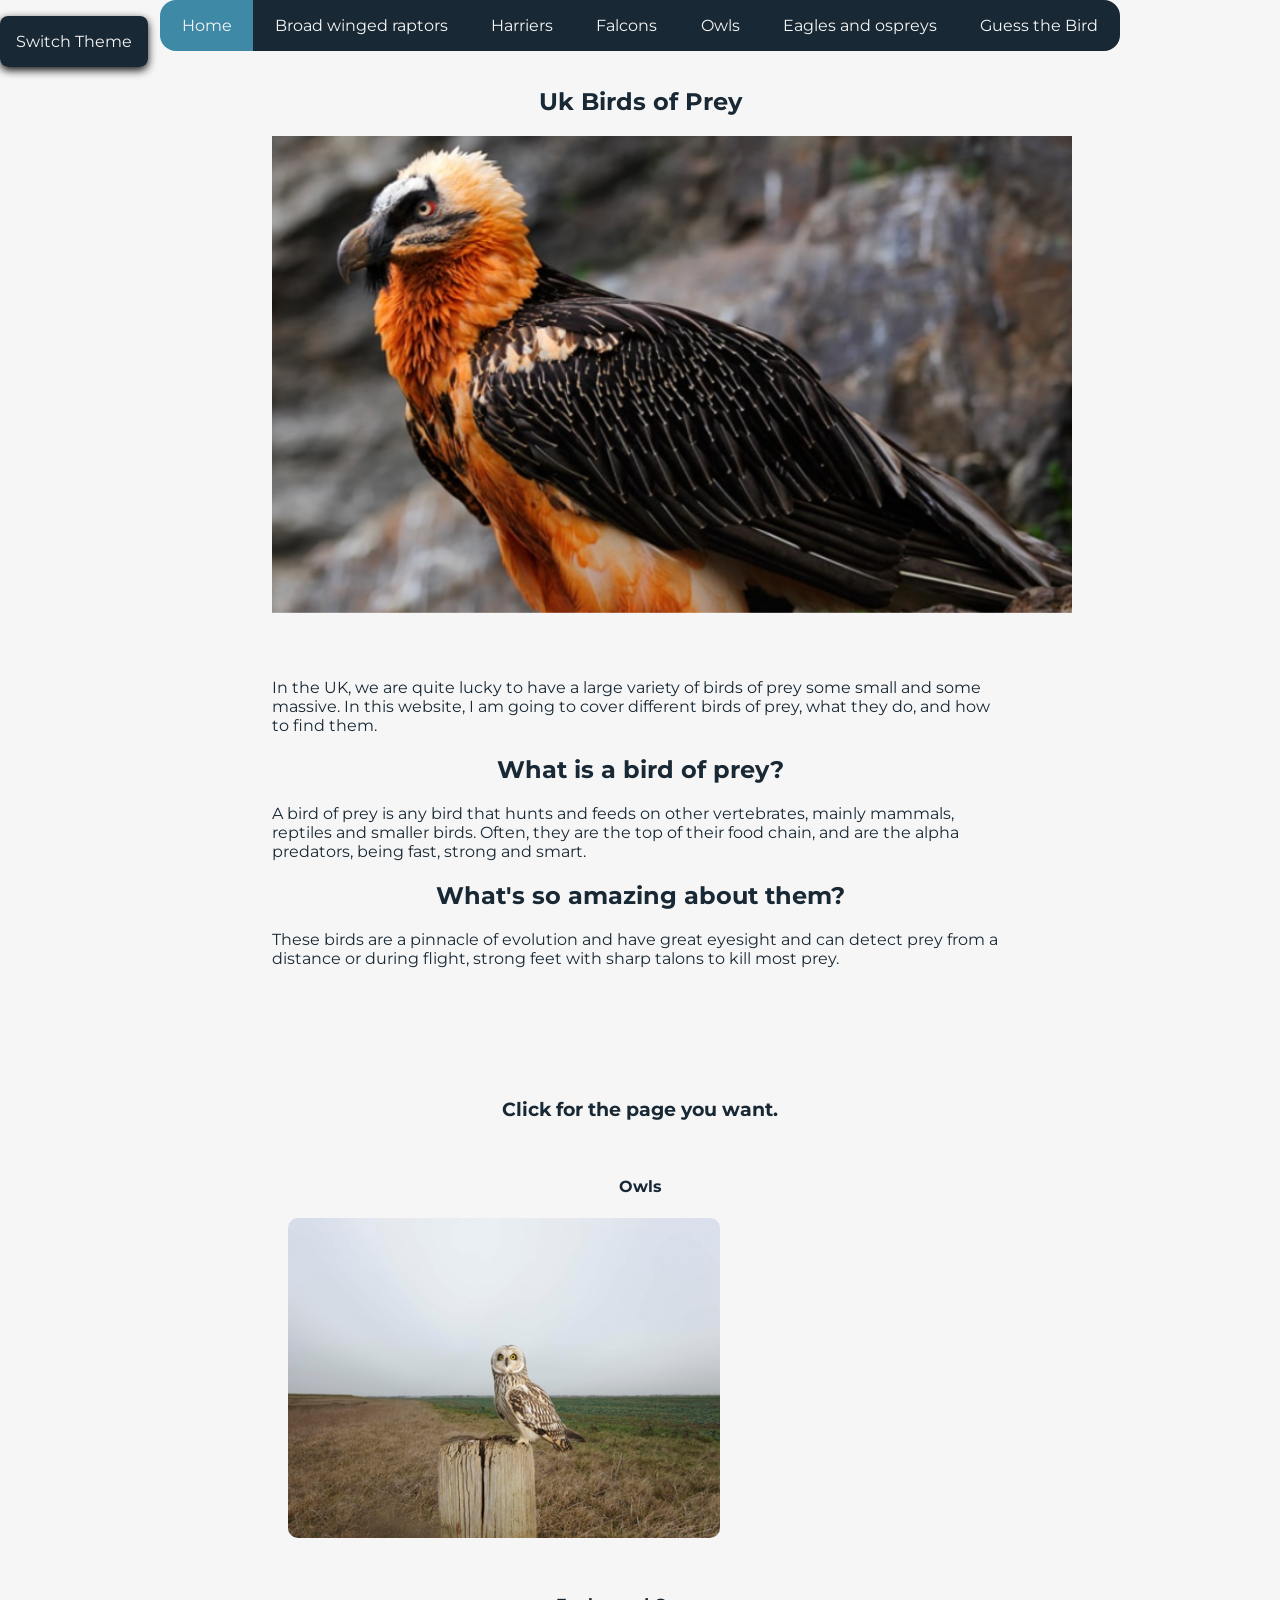
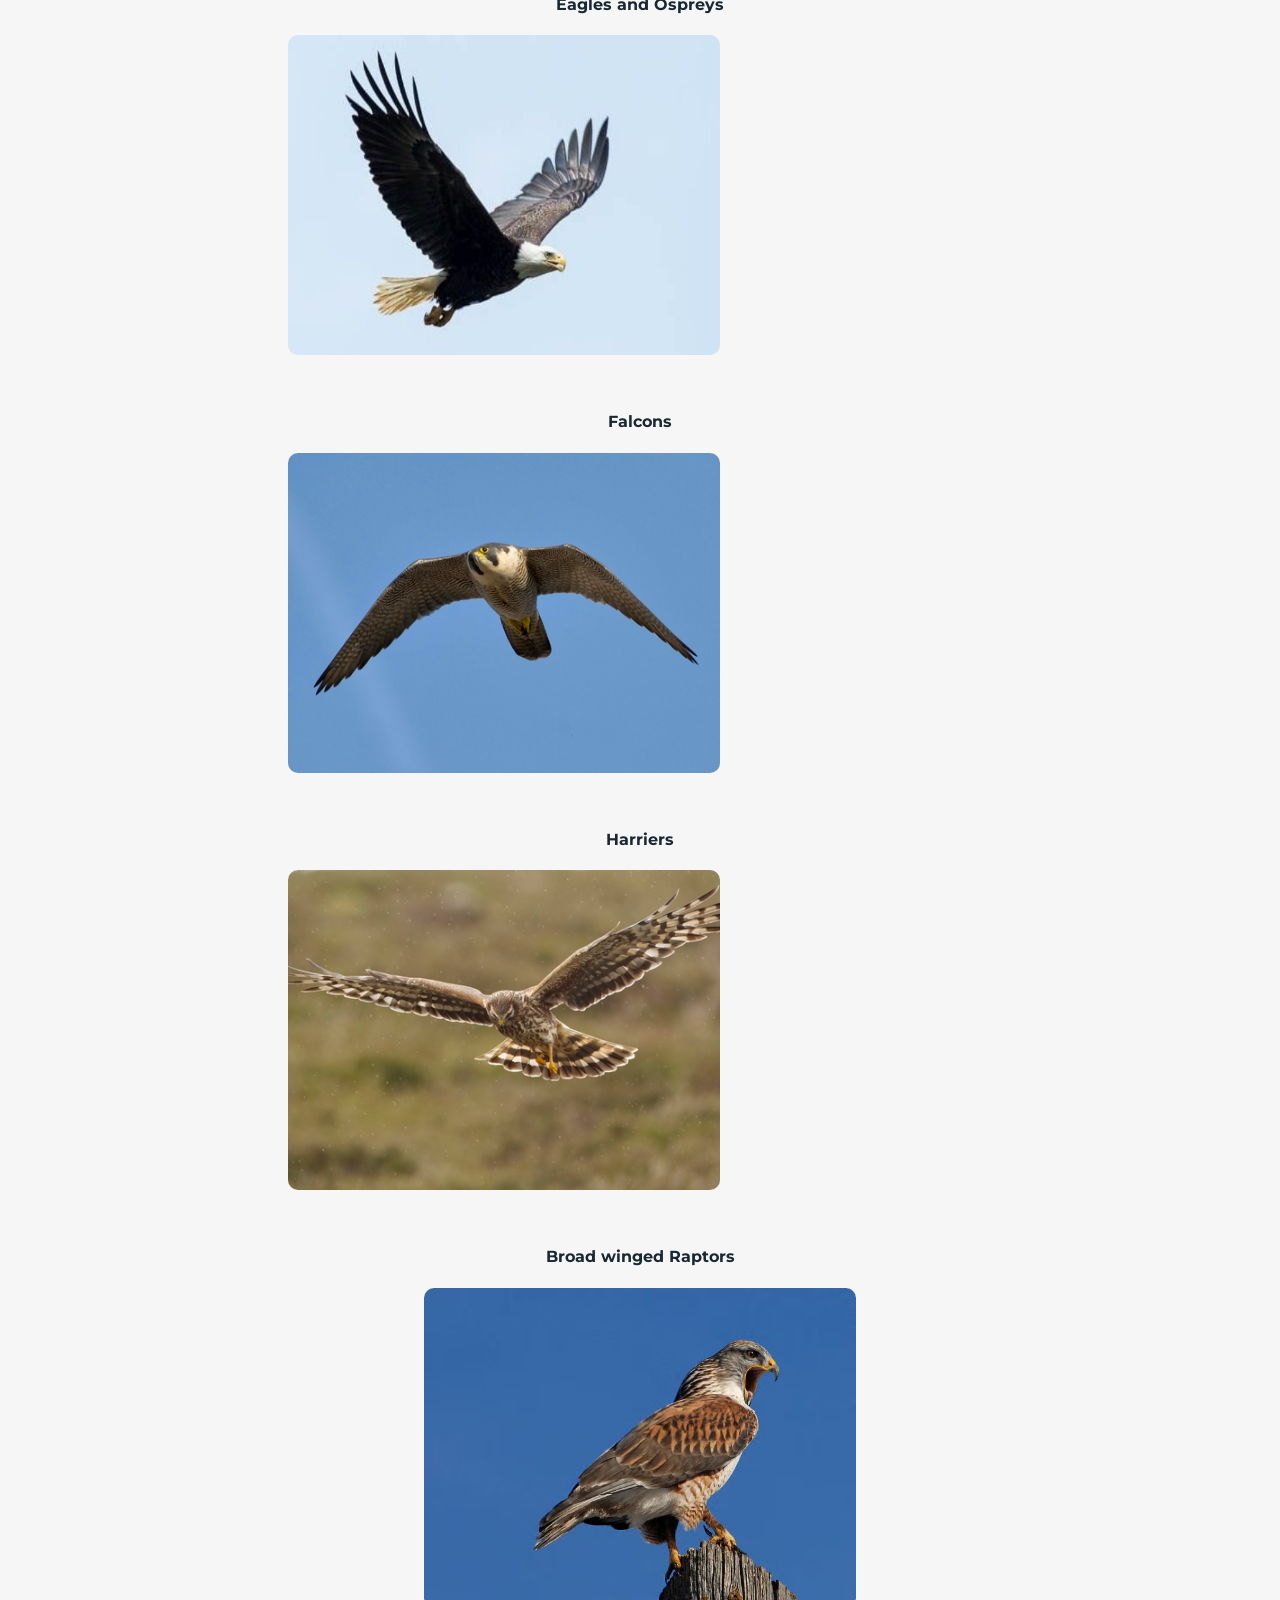
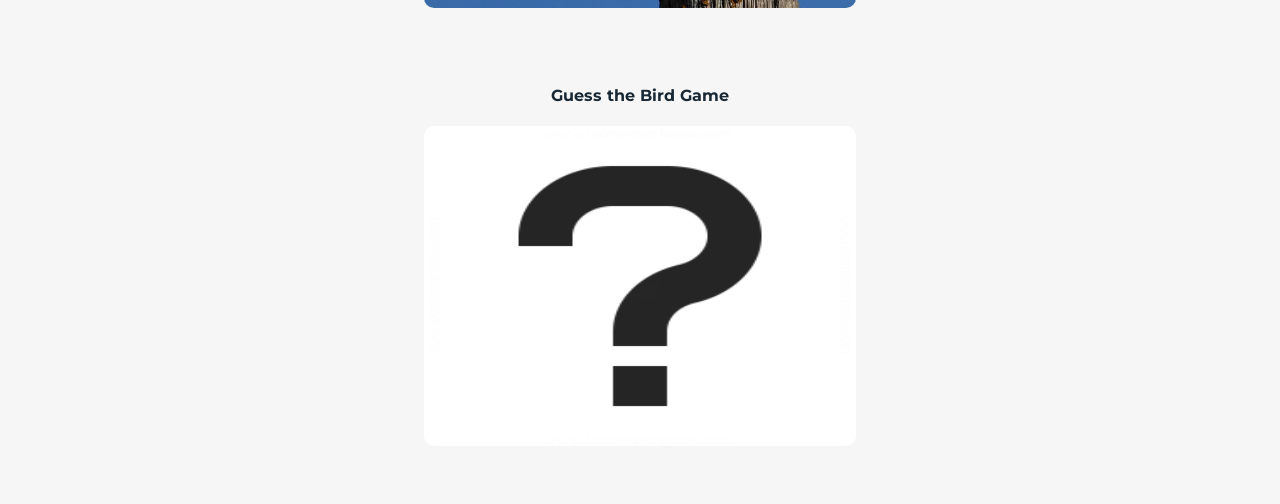
<file: index.html>
<!DOCTYPE html>
<html>
    <head>
        <link href="css/main.css" rel="stylesheet" />
        <link
            href="https://fonts.googleapis.com/css?family=Montserrat"
            rel="stylesheet"
          />
	<script src="js/theme.js" defer></script>
        <title>UK Birds Of Prey - Home Page</title>
    </head>
    <body>
      <a href="#" id="theme-toggle">Switch Theme</a>
        <section class="navbar">
            <ul>
                <li><a class="active" href="index.html">Home</a></li>
                <li>
                    <a href="buzzards-and-hawks.html">Broad winged raptors</a>
                </li>
                <li><a href="harriers.html">Harriers</a></li>
                <li><a href="falcons.html">Falcons</a></li>
                <li><a href="owls.html">Owls</a></li>
                <li><a href="eagles.html">Eagles and ospreys</a></li>
                <li><a href="game.html">Guess the Bird</a></li>
            </ul>
        </section>
        <section class="bird">
            <h1>Uk Birds of Prey</h1>
            <section class="home_image">
                <img src="img/lammergier.jpg" />
            </section>
            <p class="home">
                In the UK, we are quite lucky to have a large variety of birds
                of prey some small and some massive. In this website, I am going
                to cover different birds of prey, what they do, and how to find
                them.
            </p>
            <h2>What is a bird of prey?</h2>
            <p class="home">
                A bird of prey is any bird that hunts and feeds on other
                vertebrates, mainly mammals, reptiles and smaller birds. Often,
                they are the top of their food chain, and are the alpha
                predators, being fast, strong and smart.
            </p>
            <h2>What's so amazing about them?</h2>
            <p class="home">
                These birds are a pinnacle of evolution and have great eyesight
                and can detect prey from a distance or during flight, strong
                feet with sharp talons to kill most prey.
            </p>

        </section>
        <section class="links">
            <h3>Click for the page you want. </h3>
            <section class="gallery">
                  <section class="card">
                      <h4>Owls</h4>
                      <a href="owls.html">
                          <img src="img/owl-link.jpg" /></a>
                  </section>
                  <section class="card">
                      <h4>Eagles and Ospreys</h4>
                      <a href="eagles.html">
                          <img src="img/eagle-link.jpg" /></a>
                  </section>
                  <section class="card">
                      <h4>Falcons</h4>
                      <a href="falcons.html">
                          <img src="img/falcon-link.jpg" /></a>
                  </section>
                  <section class="card">
                      <h4>Harriers</h4>
                      <a href="harriers.html">
                          <img src="img/harrier-link.jpg" /></a>
                  </section>
                  <section class="card">
                      <h4>Broad winged Raptors<h4>
                          <a href="buzzards-and-hawks.html">
                              <img src="img/hawk-link.jpg" /></a>
                  </section>
                  <section class="card">
                      <h4>Guess the Bird Game<h4>
                          <a href="game.html">
                              <img src="img/game-link.jpg" /></a>
				</section>
            </section>
        </section>
    </body>
</html>
</file>
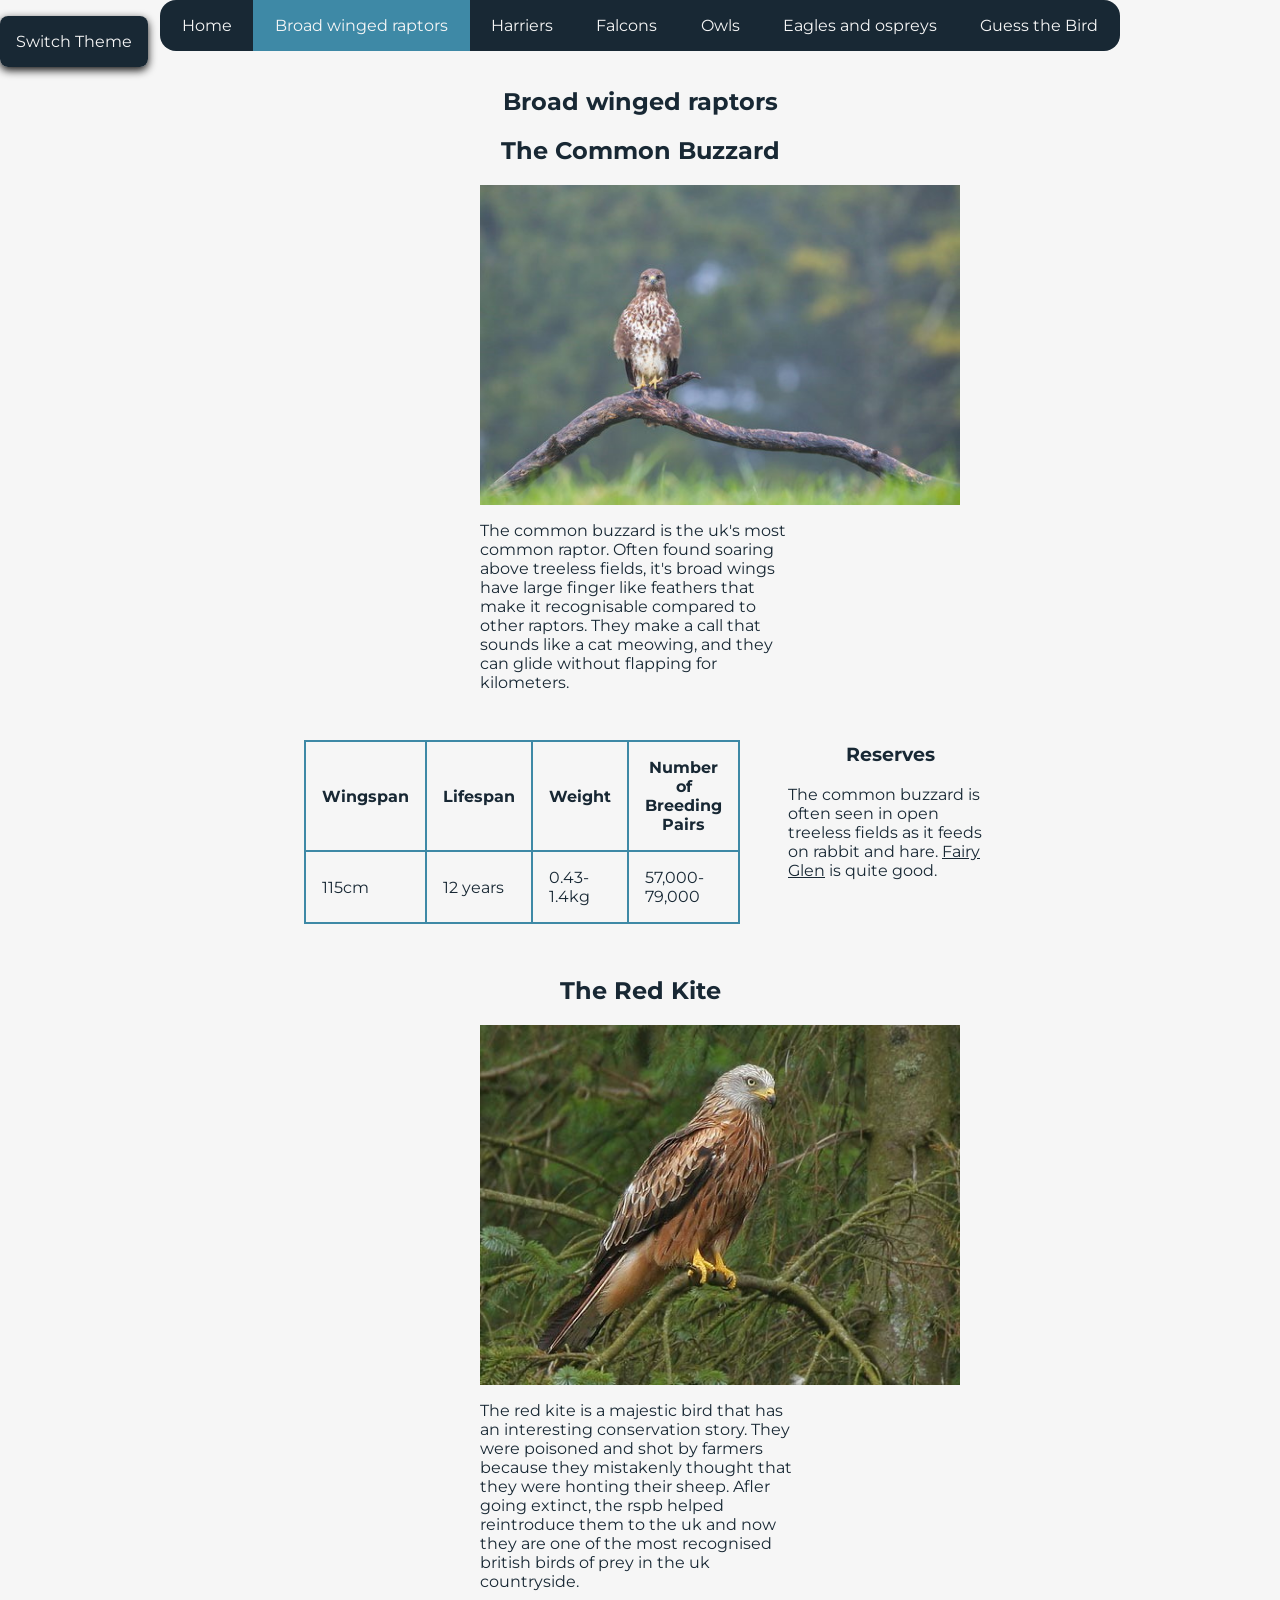
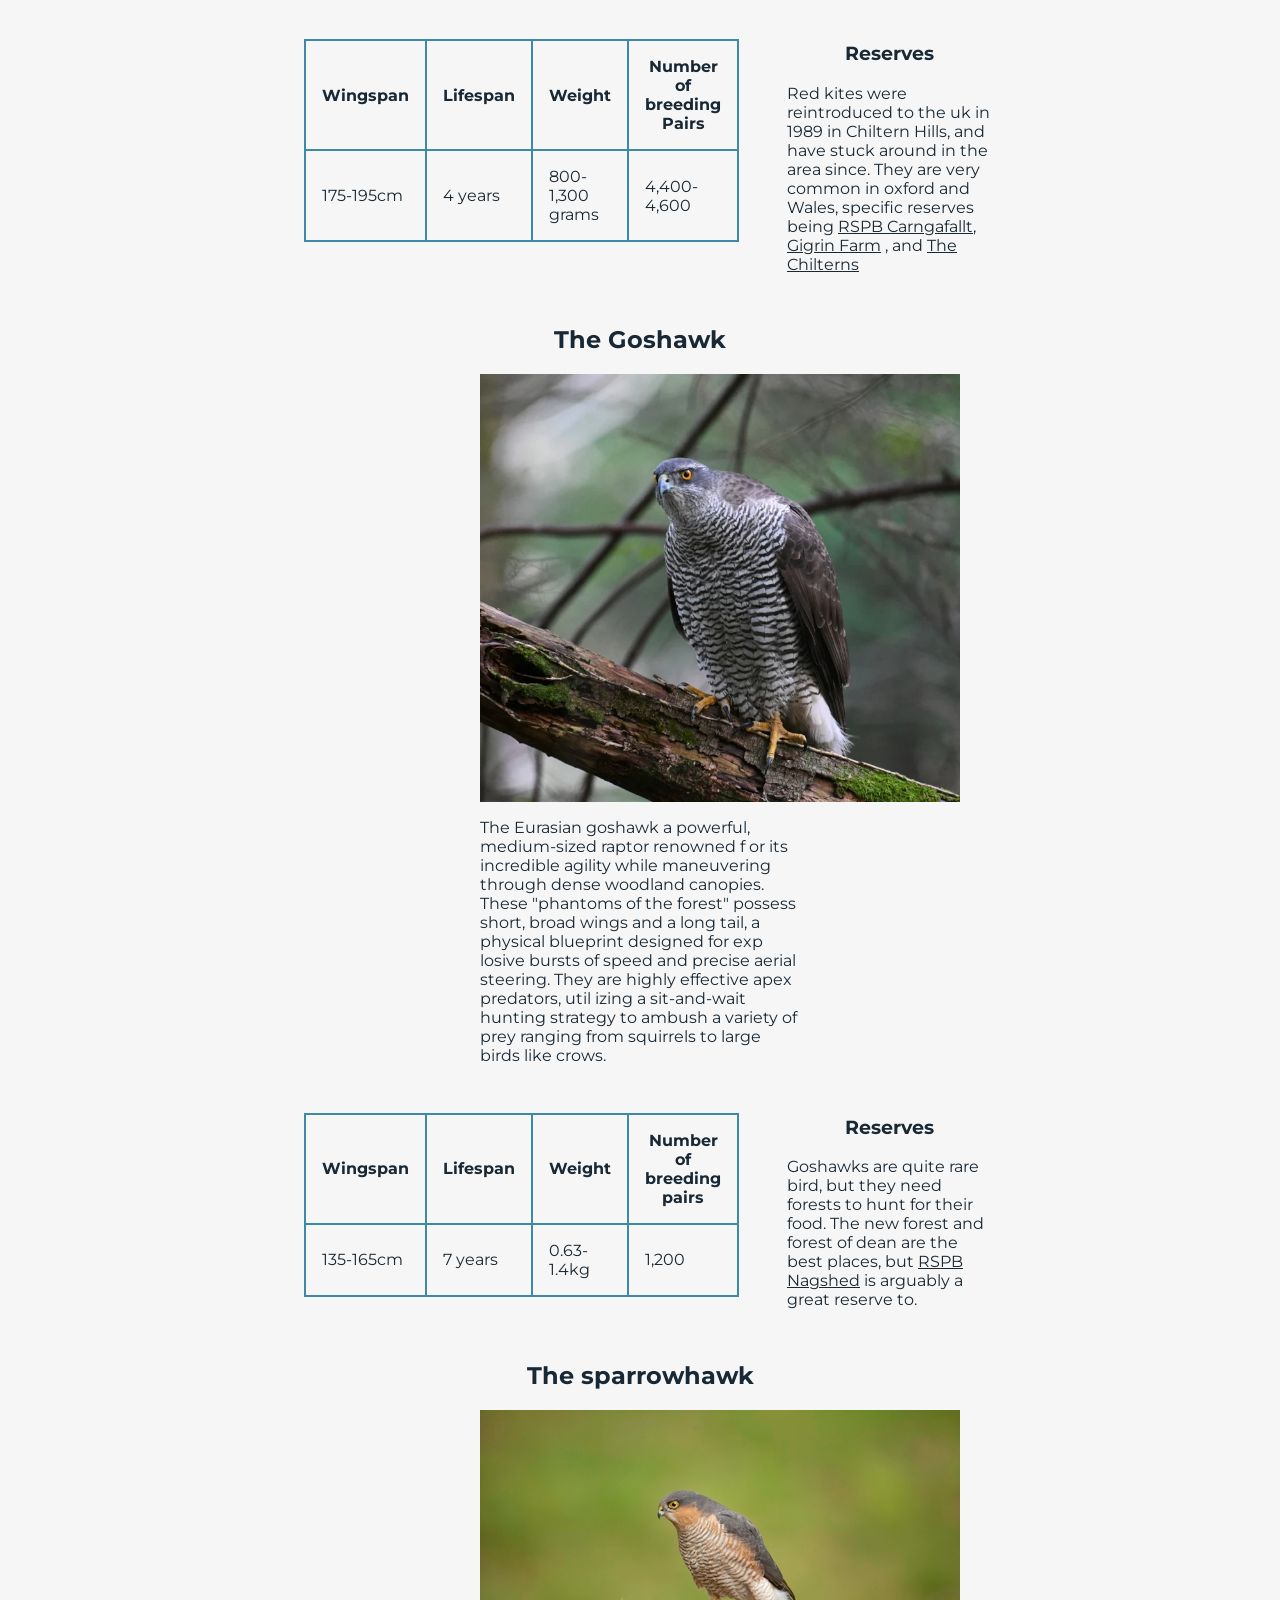
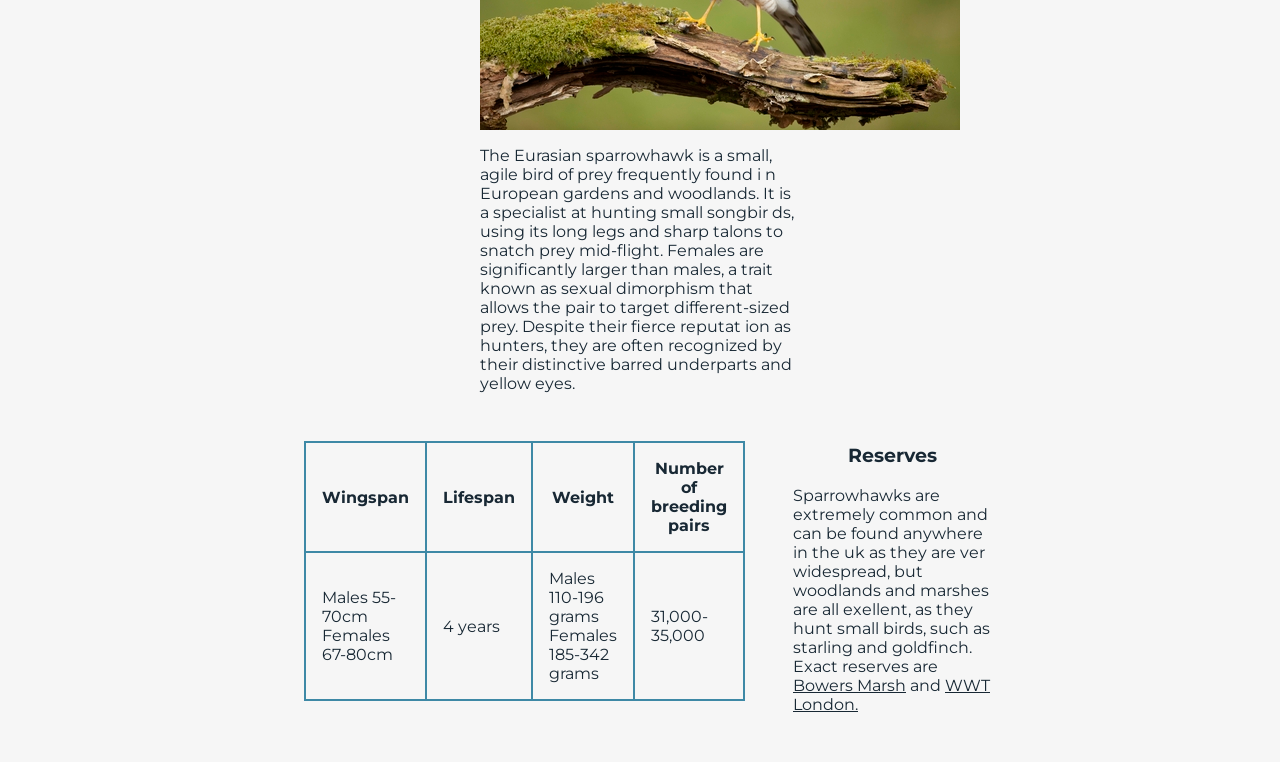
<file: buzzards-and-hawks.html>
<!DOCTYPE html>
<html>
    <head>
        <link href="css/main.css" rel="stylesheet" />
        <link href='https://fonts.googleapis.com/css?family=Montserrat' rel='stylesheet'>
        <title>
            UK Birds Of Prey - Broad Winged Raptors
        </title>
	<script src="js/theme.js" defer></script>
    </head>
    <body>
      <a href="#" id="theme-toggle">Switch Theme</a>
        <section class="navbar">
            <ul>
                <li><a href="index.html">Home</a></li>
                <li><a class="active" href="buzzards-and-hawks.html">Broad winged raptors</a></li>
                <li><a href="harriers.html">Harriers</a></li>
                <li><a href="falcons.html">Falcons</a></li>
                <li><a href="owls.html">Owls</a></li>
                <li><a href="eagles.html">Eagles and ospreys</a></li>
                <li><a href="game.html">Guess the Bird</a></li>
            </ul>
        </section>
        <section class="bird">
            <h1>
                Broad winged raptors
            </h1>
            <section class="Buzzard">
                <h2>
                The Common Buzzard
                </h2>
                <section class="headline">
                    <img src="img/Buzzard2.jpg">
                    <p class="d_buzzard">
                        The common buzzard is the uk's most common raptor. Often found soaring above treeless
                        fields, it's broad wings have  large finger like feathers that make it recognisable compared to other raptors.
                        They make a call that sounds like a cat meowing, and they can glide without flapping for kilometers.
                    </p>
                </section>
                <section class="together">
                   <section class="stats">
                    <table class="s_buzzard">
                            <tr>
                                <th>
                                    Wingspan
                                </th>
                                <th>
                                    Lifespan
                                </th>
                                <th>
                                    Weight
                                </th>
                                <th>
                                    Number of Breeding Pairs
                                </th>
                            </tr>
                            <tr>
                               	<td>
                                   	115cm
                                </td>
                                <td>
                                   	12 years
                                </td>
                                <td>
                                   	0.43-1.4kg
                                </td>
                                <td>
                                   	57,000-79,000
                                </td>
                            </tr>
                        </table>
                    </section>
                    <section class="reserves">
                        <h3>
                            Reserves
                        </h3>
                        <p class="r_buzzard">
                            The common buzzard is often seen in open treeless fields as it feeds
                            on rabbit and hare.
                            <a href="https://www.rspb.org.uk/days-out/reserves/fairy-glen">Fairy Glen</a> is quite good.
                        </p>
                    </section>
                </section>
            </section>
            <section class="kite">
                <h2>
                    The Red Kite
                </h2>
                <section class="headline">
                    <img src="img/kite.jpg">
                    <p class="d_kite">
                        The red kite is a majestic bird that has an interesting conservation story. They were poisoned and shot by farmers because they mistakenly thought
                        that they were honting their sheep. Afler going extinct, the rspb helped reintroduce them to the uk and now they are one of the most recognised
                        british birds of prey in the uk countryside.
                    </p>
                </section>
                <section class="together">
                    <Section class="stats">
                            <table class=""s_kite">
                            <tr>
                                <th>
                                    Wingspan
                                </th>
                                <th>
                                    Lifespan
                                </th>
                                <th>
                                    Weight
                                </th>
                                <th>
                                    Number of breeding Pairs
                                </th>
                            </tr>
                            <tr>
                                <td>
                                    175-195cm
                                </td>
                                <td>
                                    4 years
                                </td>
                                <td>
                                    800-1,300 grams
                                </td>
                                <td>
                                    4,400-4,600
                                </td>
                            </tr>
                        </table>
                    </section>
                    <section class="reserves">
                        <h3>
                            Reserves
                        </h3>
                        <p class="r_kite">
                            Red kites were reintroduced to the uk in 1989 in Chiltern Hills, and have stuck around in the area since.
                            They are very common in oxford and Wales, specific reserves being
                            <a href="https://www.rspb.org.uk/days-out/reserves/carngafallt">RSPB Carngafallt</a>,
                            <a href="https://www.gigrin.co.uk/">Gigrin Farm</a>
                            , and <a href="https://www.chilterns.org.uk/">The Chilterns</a>
                        </p>
                    </section>
                </section>
            </section>
            <section class="goshawk">
                <h2>
                    The Goshawk
                </h2>
                <section class="headline">
                    <img src="img/gosh.jpg">
                    <p class="d_goshawk">
                        The Eurasian goshawk a powerful, medium-sized raptor renowned f
                        or its incredible agility while maneuvering through dense woodland canopies. These "phantoms
                        of the forest" possess short, broad wings and a long tail, a physical blueprint designed for exp
                        losive bursts of speed and precise aerial steering. They are highly effective apex predators, util
                        izing a sit-and-wait hunting strategy to ambush a variety of prey ranging from squirrels to large birds
                        like crows.
                    </p>
                </section>
                <section class="together">
                    <section class="stats">
                        <table class="s_goshawk">
                            <tr>
                                <th>
                                    Wingspan
                                </th>
                                <th>
                                    Lifespan
                                </th>
                                <th>
                                    Weight
                                </th>
                                <th>
                                    Number of breeding pairs
                                </th>
                            </tr>
                            <tr>
                                <td>
                                    135-165cm
                                </td>
                                <td>
                                    7 years
                                </td>
                                <td>
                                    0.63-1.4kg
                                </td>
                                <td>
                                    1,200
                                </td>
                            </tr>
                        </table>
                    </section>
                    <section class="reserves">
                        <h3>
                            Reserves
                        </h3>
                        <p class="r_goshawk">
                            Goshawks are quite rare bird, but they need forests to hunt for their food. The new forest and forest of dean
                            are the best places, but <a href="https://www.rspb.org.uk/days-out/reserves/nagshead">RSPB Nagshed</a>
                            is arguably a great reserve to.
                        </p>
                    </section>
                </section>
            </section>
            <section class="sparrow">
                <h2>
                    The sparrowhawk
                </h2>
                <section class="headline">
                    <img src="img/sparrow.jpg">
                    <p class="d_sparrow">
                        The Eurasian sparrowhawk is a small, agile bird of prey frequently found i
                        n European gardens and woodlands. It is a specialist at hunting small songbir
                        ds, using its long legs and sharp talons to snatch prey mid-flight. Females
                        are significantly larger than males, a trait known as sexual dimorphism that
                        allows the pair to target different-sized prey. Despite their fierce reputat
                        ion as hunters, they are often recognized by their distinctive barred underparts and yellow eyes.
                    </p>
                </section>
                <section class="together">
                    <section class="stats">
                        <table class="s_sparrow">
                            <tr>
                                <th>
                                    Wingspan
                                </th>
                                <th>
                                    Lifespan
                                </th>
                                <th>
                                    Weight
                                </th>
                                <th>
                                    Number of breeding pairs
                                </th>
                            </tr>
                            <tr>
                                <td>
                                    Males 55-70cm  Females 67-80cm
                                </td>
                                <td>
                                4 years
                                </td>
                                <td>
                                    Males 110-196 grams  Females 185-342 grams
                                </td>
                                <td>
                                    31,000-35,000
                                </td>
                            </tr>
                        </table>
                    </section>
                    <section class="reserves">
                        <h3>
                            Reserves
                        </h3>
                        <p class="r_sparrow">
                            Sparrowhawks are extremely common and can be found anywhere in the uk as they are ver widespread, but woodlands
                            and marshes are all exellent, as they hunt small birds, such as starling and goldfinch. Exact reserves are
                            <a href="https://www.rspb.org.uk/days-out/reserves/bowers-marsh">Bowers Marsh</a> and
                            <a href="https://www.wwt.org.uk/wetland-centres/london">WWT London.</a>
                        </p>
                    </section>
                </section>
            </section>
        </section>
    </body>
</html>
</file>
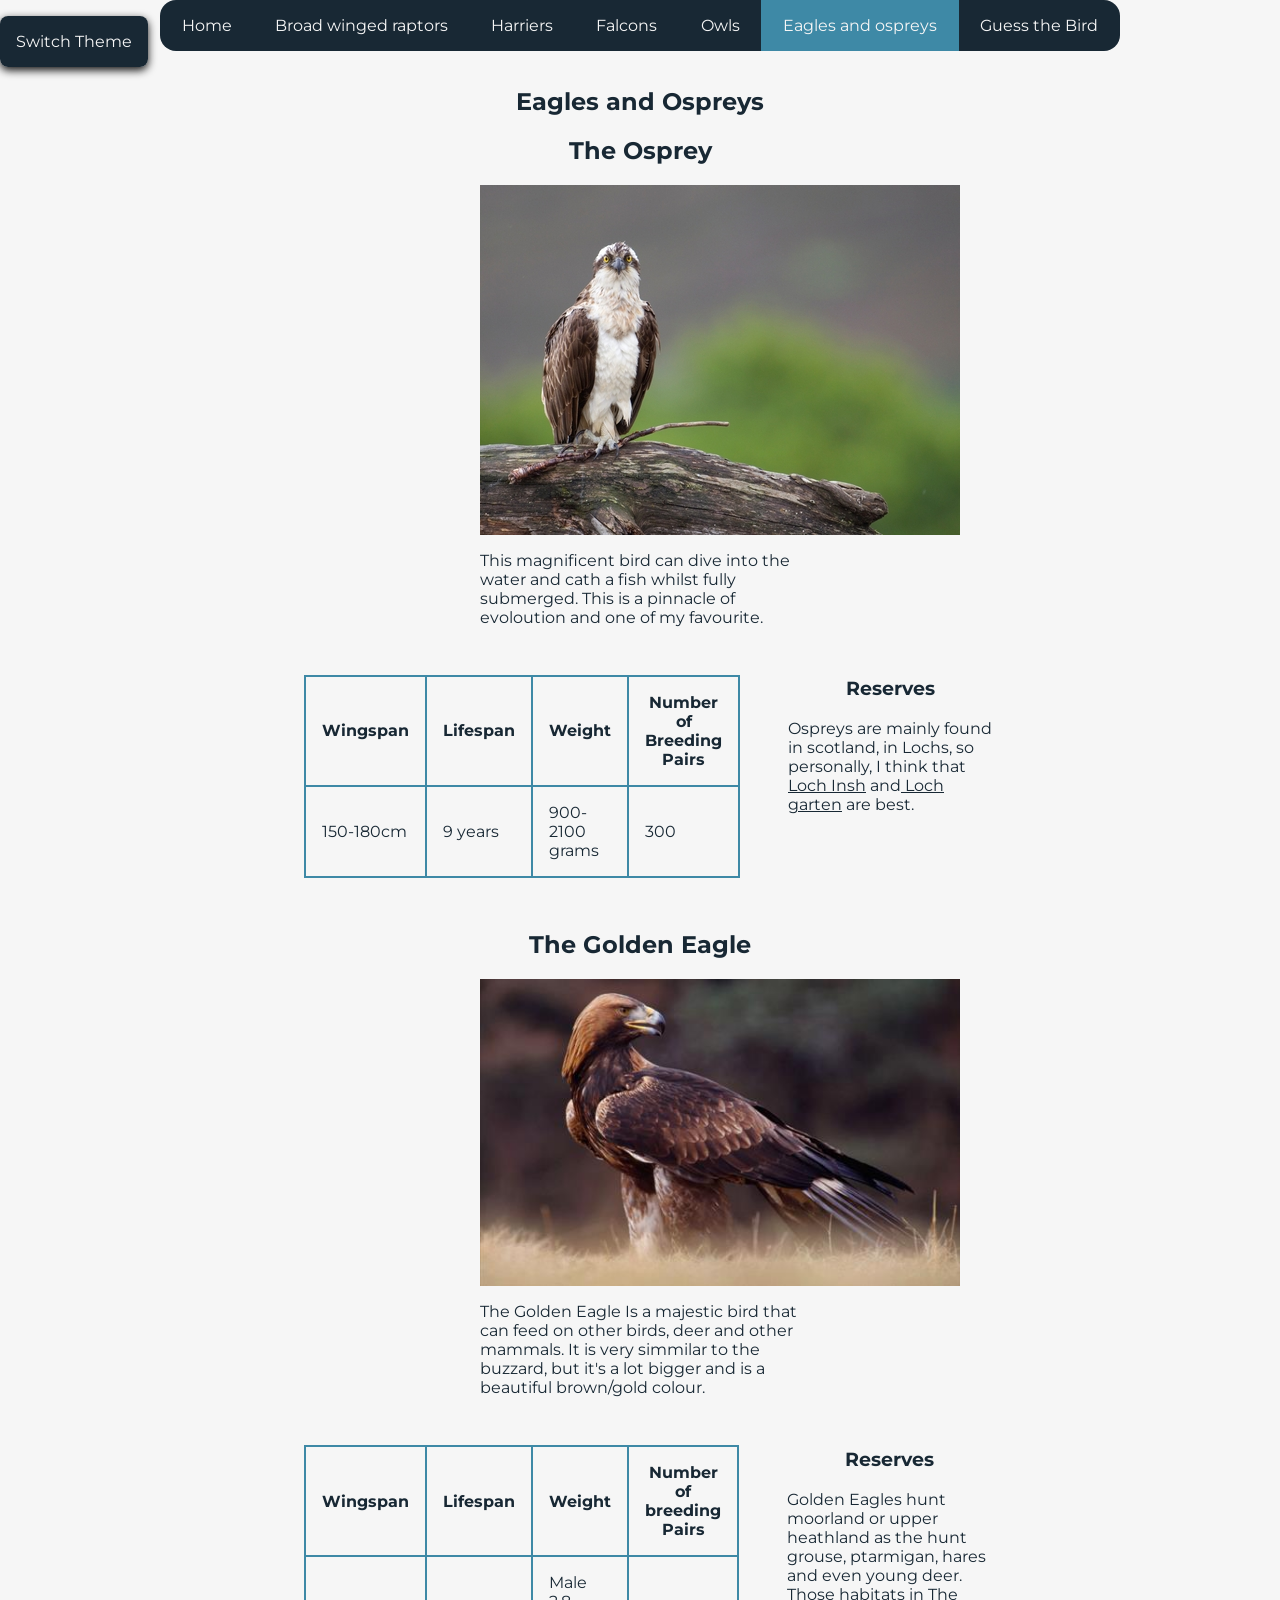
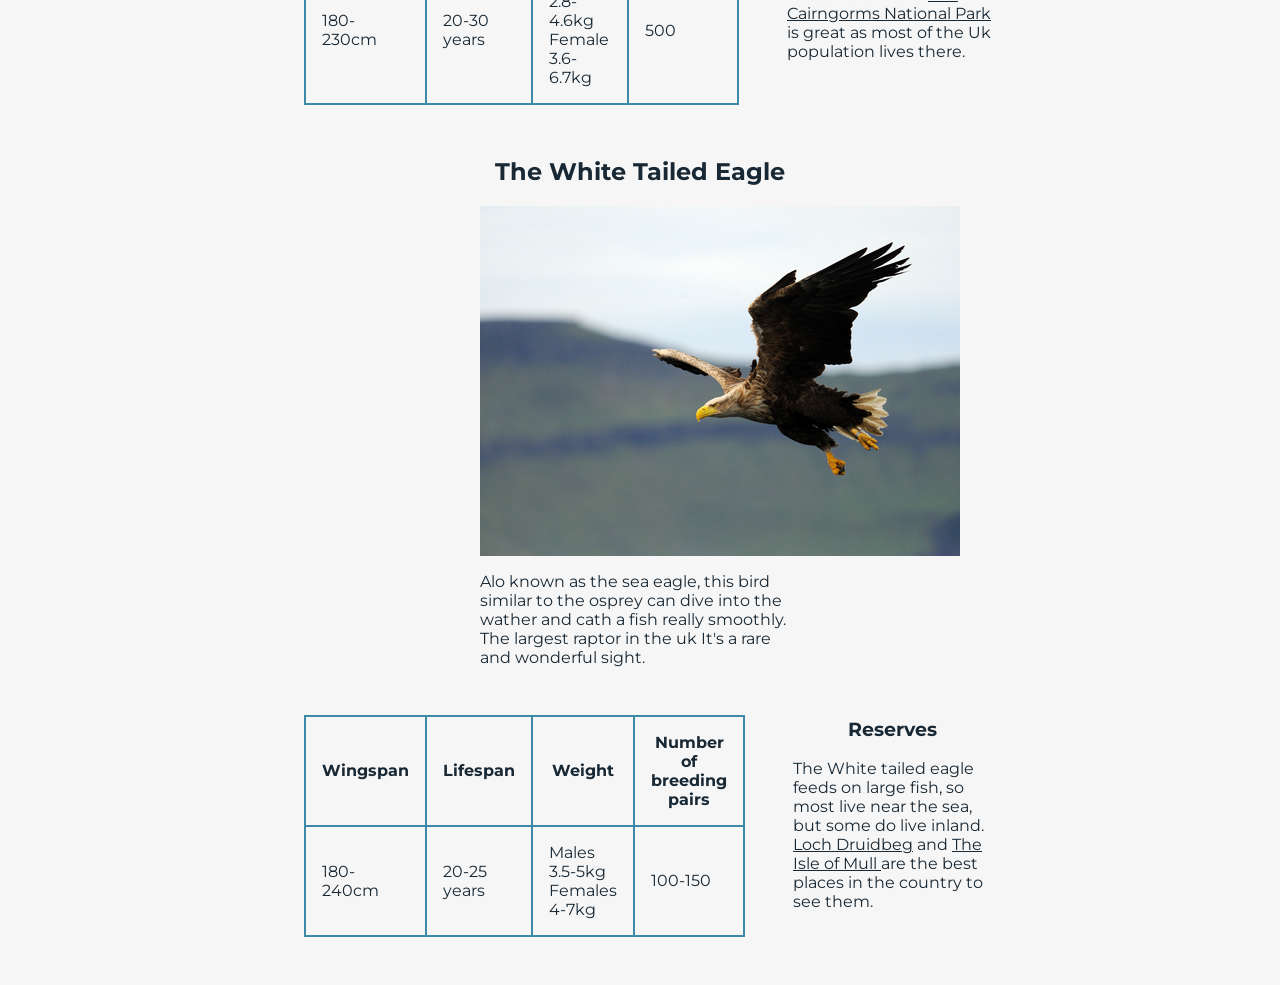
<file: eagles.html>
<!doctype html>
<html>
    <head>
        <link href="css/main.css" rel="stylesheet" />
        <link
            href="https://fonts.googleapis.com/css?family=Montserrat"
            rel="stylesheet"
        />
        <script src="js/theme.js" defer></script>
        <title>UK Birds Of Prey - Eagles and Ospreys</title>
    </head>
    <body>
        <a href="#" id="theme-toggle">Switch Theme</a>
        <section class="navbar">
            <ul>
                <li><a href="index.html">Home</a></li>
                <li>
                    <a href="buzzards-and-hawks.html">Broad winged raptors</a>
                </li>
                <li><a href="harriers.html">Harriers</a></li>
                <li><a href="falcons.html">Falcons</a></li>
                <li><a href="owls.html">Owls</a></li>
                <li>
                    <a class="active" href="eagles.html">Eagles and ospreys</a>
                </li>
                <li><a href="game.html">Guess the Bird</a></li>
            </ul>
        </section>
        <section class="bird">
            <h1>Eagles and Ospreys</h1>
            <section class="osprey">
                <h2>The Osprey</h2>
                <section class="headline">
                    <img src="img/osprey.jpg" />
                    <p class="d_osprey">
                        This magnificent bird can dive into the water and cath a
                        fish whilst fully submerged. This is a pinnacle of
                        evoloution and one of my favourite.
                    </p>
                </section>
                <section class="together">
                    <section class="stats">
                        <table class="s_osprey>">
                            <tr>
                                <th>Wingspan</th>
                                <th>Lifespan</th>
                                <th>Weight</th>
                                <th>Number of Breeding Pairs</th>
                            </tr>
                            <tr>
                                <td>150-180cm</td>
                                <td>9 years</td>
                                <td>900-2100 grams</td>
                                <td>300</td>
                            </tr>
                        </table>
                    </section>
                    <section class="reserves">
                        <h3>Reserves</h3>
                        <p class="r_osprey">
                            Ospreys are mainly found in scotland, in Lochs, so
                            personally, I think that
                            <a target="_blank" href="https://lochinsh.com/">
                                Loch Insh</a
                            >
                            and<a
                                target="_blank"
                                href="https://www.rspb.org.uk/days-out/reserves/loch-garten-abernethy"
                            >
                                Loch garten</a
                            >
                            are best.
                        </p>
                    </section>
                </section>
            </section>
            <section class="gold">
                <h2>The Golden Eagle</h2>

                <section class="headline">
                    <img src="img/gold.jpg" />
                    <p class="d_gold">
                        The Golden Eagle Is a majestic bird that can feed on
                        other birds, deer and other mammals. It is very simmilar
                        to the buzzard, but it's a lot bigger and is a beautiful
                        brown/gold colour.
                    </p>
                </section>
                <section class="together">
                    <section class="stats">
                        <table class="s_gold">
                            <tr>
                                <th>Wingspan</th>
                                <th>Lifespan</th>
                                <th>Weight</th>
                                <th>Number of breeding Pairs</th>
                            </tr>
                            <tr>
                                <td>180-230cm</td>
                                <td>20-30 years</td>
                                <td>Male 2.8-4.6kg Female 3.6-6.7kg</td>
                                <td>500</td>
                            </tr>
                        </table>
                    </section>
                    <section class="reserves">
                        <h3>Reserves</h3>
                        <p class="r_gold">
                            Golden Eagles hunt moorland or upper heathland as
                            the hunt grouse, ptarmigan, hares and even young
                            deer. Those habitats in
                            <a
                                target="_blank"
                                href="https://www.visitcairngorms.com/"
                                >The Cairngorms National Park</a
                            >
                            is great as most of the Uk population lives there.
                        </p>
                    </section>
                </section>
            </section>
            <section class="white">
                <h2>The White Tailed Eagle</h2>
                <section class="headline">
                    <img src="img/white.jpg" />
                    <p class="d_white">
                        Alo known as the sea eagle, this bird similar to the
                        osprey can dive into the wather and cath a fish really
                        smoothly. The largest raptor in the uk It's a rare and
                        wonderful sight.
                    </p>
                </section>
                <section class="together">
                    <section class="stats">
                        <table class="s_white">
                            <tr>
                                <th>Wingspan</th>
                                <th>Lifespan</th>
                                <th>Weight</th>
                                <th>Number of breeding pairs</th>
                            </tr>
                            <tr>
                                <td>180-240cm</td>
                                <td>20-25 years</td>
                                <td>Males 3.5-5kg Females 4-7kg</td>
                                <td>100-150</td>
                            </tr>
                        </table>
                    </section>
                    <section class="reserves">
                        <h3>Reserves</h3>
                        <p class="r_white">
                            The White tailed eagle feeds on large fish, so most
                            live near the sea, but some do live inland.
                            <a
                                target="_blank"
                                href="https://www.rspb.org.uk/days-out/reserves/loch-druidibeg"
                                >Loch Druidbeg</a
                            >
                            and
                            <a href="https://www.isle-of-mull.net/"
                                >The Isle of Mull </a
                            >are the best places in the country to see them.
                        </p>
                    </section>
                </section>
            </section>
        </section>
    </body>
</html>
</file>
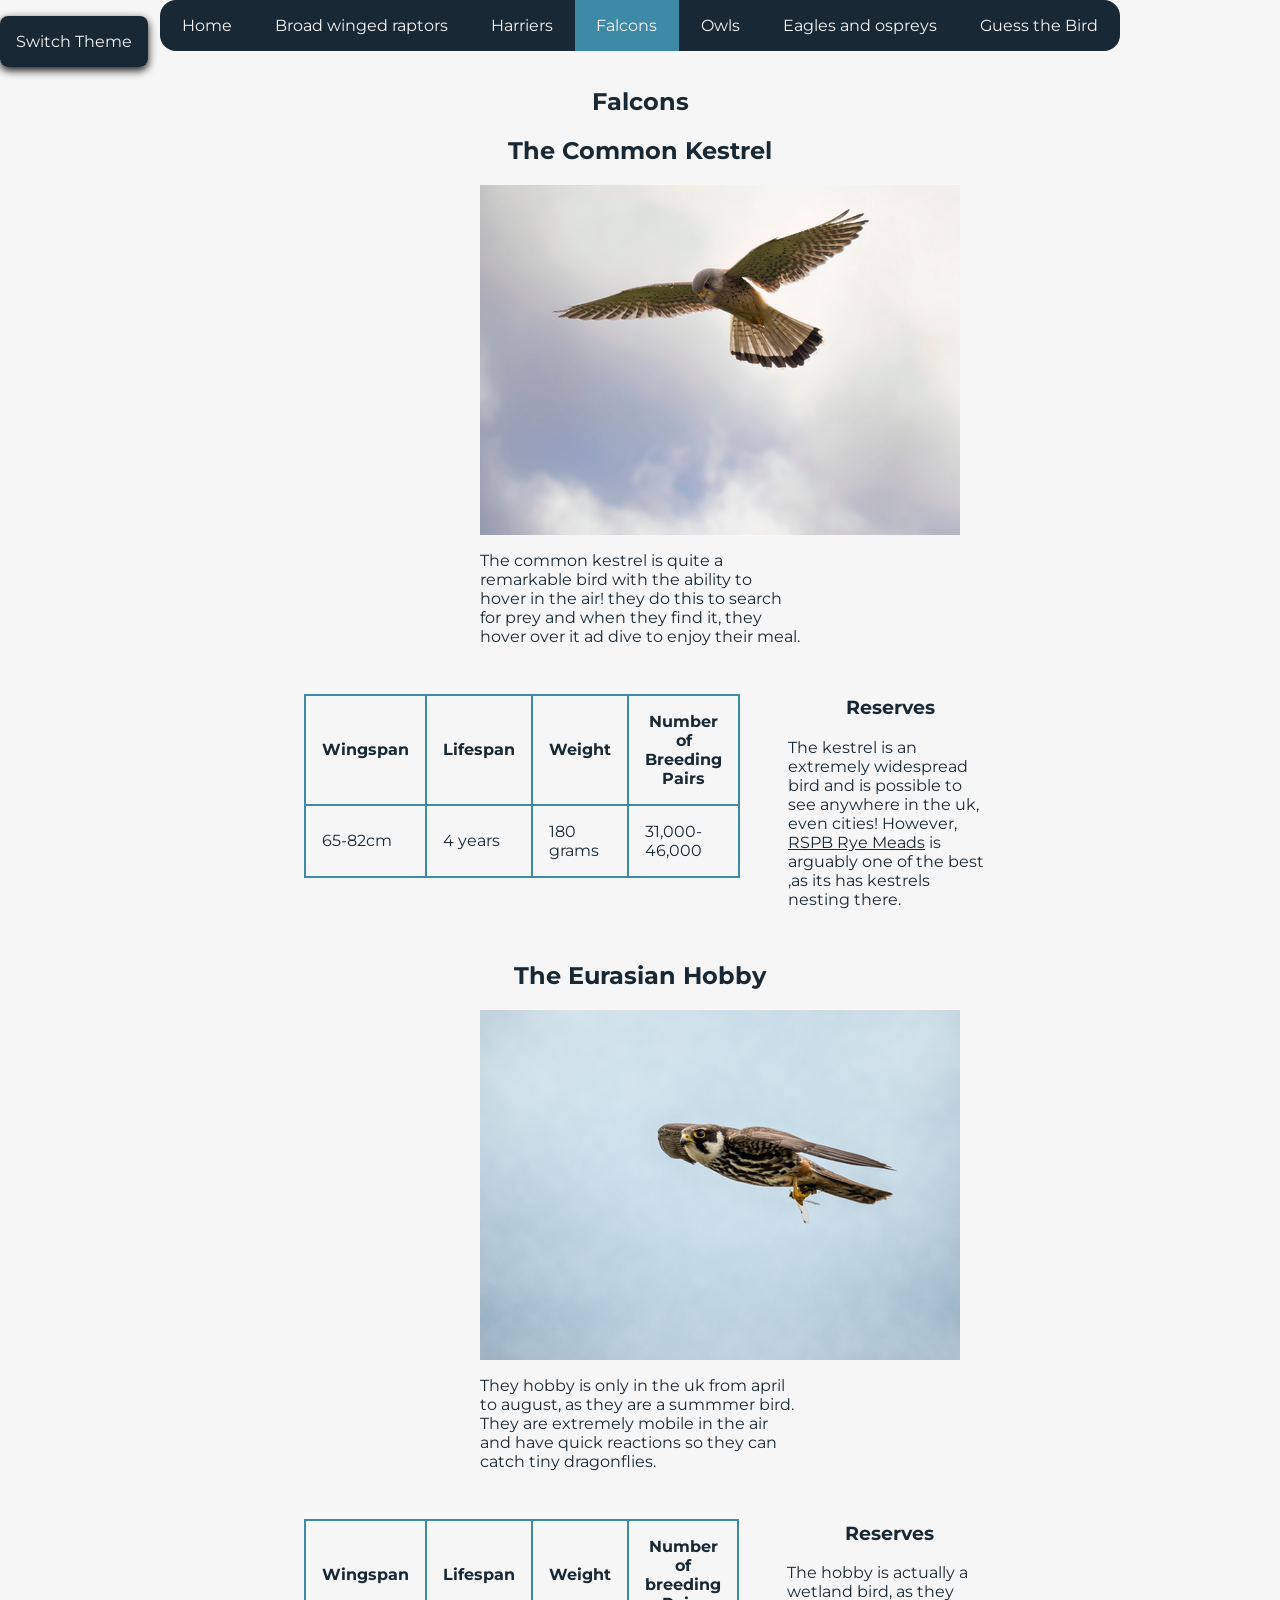
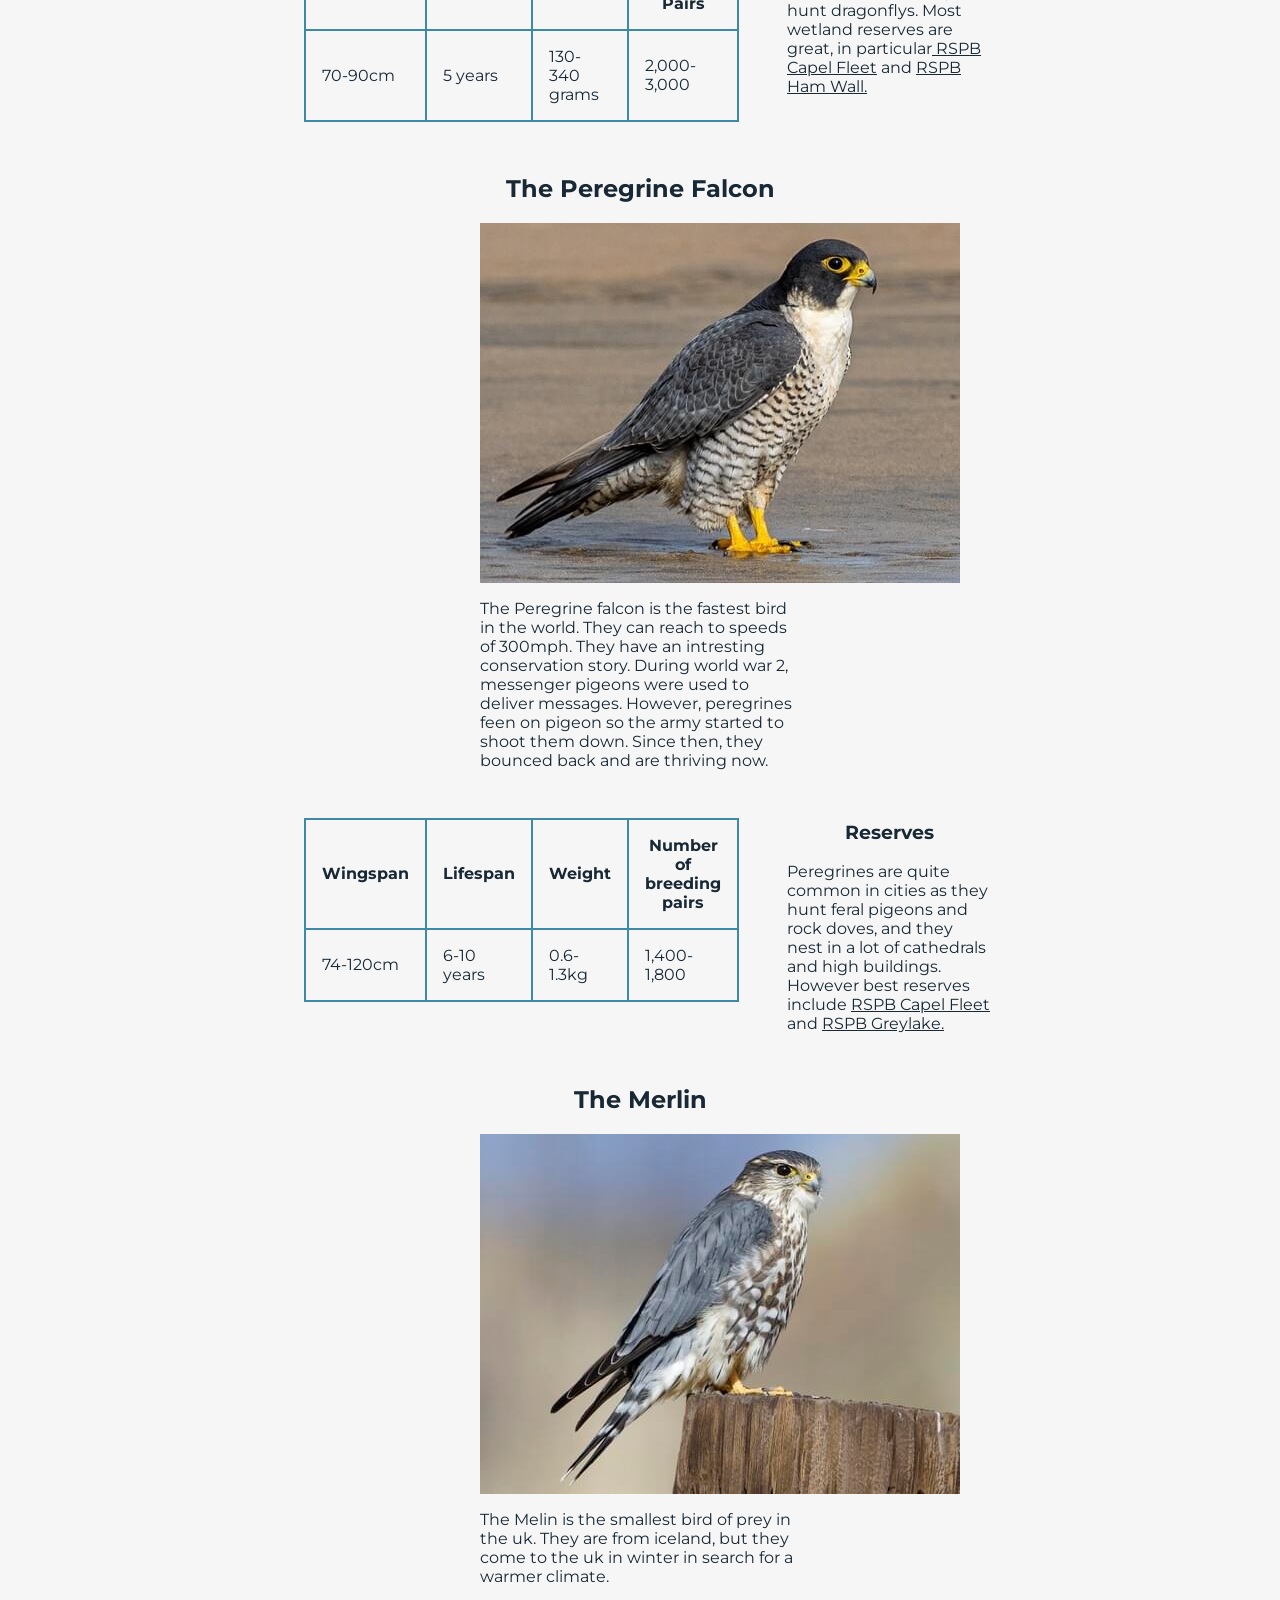
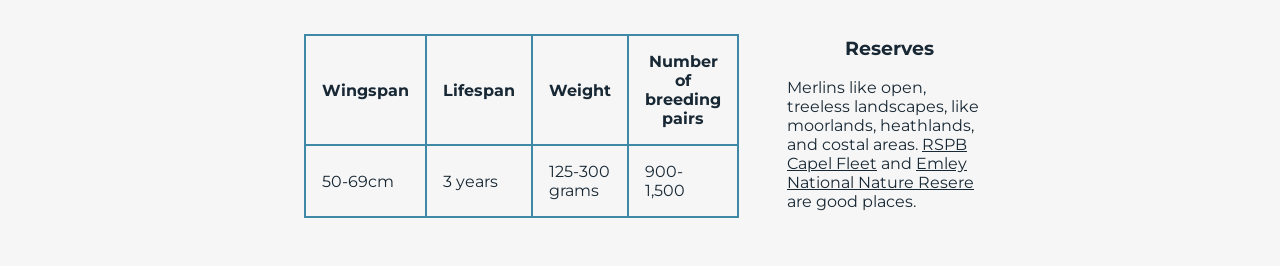
<file: falcons.html>
<!doctype html>
<html>
    <head>
        <link href="css/main.css" rel="stylesheet" />
        <link
            href="https://fonts.googleapis.com/css?family=Montserrat"
            rel="stylesheet"
        />
        <script src="js/theme.js" defer></script>
        <title>UK Birds Of Prey - Falcons</title>
    </head>
    <body>
        <a href="#" id="theme-toggle">Switch Theme</a>
        <section class="navbar">
            <ul>
                <li><a href="index.html">Home</a></li>
                <li>
                    <a href="buzzards-and-hawks.html">Broad winged raptors</a>
                </li>
                <li><a href="harriers.html">Harriers</a></li>
                <li><a class="active" href="falcons.html">Falcons</a></li>
                <li><a href="owls.html">Owls</a></li>
                <li><a href="eagles.html">Eagles and ospreys</a></li>
                <li><a href="game.html">Guess the Bird</a></li>
            </ul>
        </section>
        <section class="bird">
            <h1>Falcons</h1>
            <section class="kestrel">
                <h2>The Common Kestrel</h2>
                <section class="headline">
                    <img src="img/kestrel.jpg" />
                    <p class="d_kestrel">
                        The common kestrel is quite a remarkable bird with the
                        ability to hover in the air! they do this to search for
                        prey and when they find it, they hover over it ad dive
                        to enjoy their meal.
                    </p>
                </section>
                <section class="together">
                    <section class="stats">
                        <table class="s_kestrel">
                            <tr>
                                <th>Wingspan</th>
                                <th>Lifespan</th>
                                <th>Weight</th>
                                <th>Number of Breeding Pairs</th>
                            </tr>
                            <tr>
                                <td>65-82cm</td>
                                <td>4 years</td>
                                <td>180 grams</td>
                                <td>31,000-46,000</td>
                            </tr>
                        </table>
                    </section>
                    <section class="reserves">
                        <h3>Reserves</h3>
                        <p class="r_kestrel">
                            The kestrel is an extremely widespread bird and is
                            possible to see anywhere in the uk, even cities!
                            However,
                            <a
                                target="_blank"
                                href="https://www.rspb.org.uk/days-out/reserves/rye-meads"
                                >RSPB Rye Meads</a
                            >
                            is arguably one of the best ,as its has kestrels
                            nesting there.
                        </p>
                    </section>
                </section>
            </section>
            <section class="hobby">
                <h2>The Eurasian Hobby</h2>
                <section class="headline">
                    <img src="img/hobby.jpg" />
                    <p class="d_hobby">
                        They hobby is only in the uk from april to august, as
                        they are a summmer bird. They are extremely mobile in
                        the air and have quick reactions so they can catch tiny
                        dragonflies.
                    </p>
                </section>
                <section class="together">
                    <section class="stats">
                        <table class="s_hobby">
                            <tr>
                                <th>Wingspan</th>
                                <th>Lifespan</th>
                                <th>Weight</th>
                                <th>Number of breeding Pairs</th>
                            </tr>
                            <tr>
                                <td>70-90cm</td>
                                <td>5 years</td>
                                <td>130-340 grams</td>
                                <td>2,000-3,000</td>
                            </tr>
                        </table>
                    </section>
                    <section class="reserves">
                        <h3>Reserves</h3>
                        <p class="r_hobby">
                            The hobby is actually a wetland bird, as they hunt
                            dragonflys. Most wetland reserves are great, in
                            particular<a
                                target="_blank"
                                href="https://www.rspb.org.uk/days-out/reserves/capel-fleet"
                            >
                                RSPB Capel Fleet</a
                            >
                            and
                            <a
                                target="_blank"
                                href="https://www.rspb.org.uk/days-out/reserves/ham-wall"
                            >
                                RSPB Ham Wall.</a
                            >
                        </p>
                    </section>
                </section>
            </section>
            <section class="peregrine">
                <h2>The Peregrine Falcon</h2>
                <section class="headline">
                    <img src="img/peregrine.jpg" />
                    <p class="d_peregrine">
                        The Peregrine falcon is the fastest bird in the world.
                        They can reach to speeds of 300mph. They have an
                        intresting conservation story. During world war 2,
                        messenger pigeons were used to deliver messages.
                        However, peregrines feen on pigeon so the army started
                        to shoot them down. Since then, they bounced back and
                        are thriving now.
                    </p>
                </section>
                <section class="together">
                    <section class="stats">
                        <table class="s_peregrine">
                            <tr>
                                <th>Wingspan</th>
                                <th>Lifespan</th>
                                <th>Weight</th>
                                <th>Number of breeding pairs</th>
                            </tr>
                            <tr>
                                <td>74-120cm</td>
                                <td>6-10 years</td>
                                <td>0.6-1.3kg</td>
                                <td>1,400-1,800</td>
                            </tr>
                        </table>
                    </section>
                    <section class="reserves">
                        <h3>Reserves</h3>
                        <p class="r_peregrine">
                            Peregrines are quite common in cities as they hunt
                            feral pigeons and rock doves, and they nest in a lot
                            of cathedrals and high buildings. However best
                            reserves include
                            <a
                                target="_blank"
                                href="https://www.rspb.org.uk/days-out/reserves/capel-fleet"
                            >
                                RSPB Capel Fleet</a
                            >
                            and
                            <a
                                target="_blank"
                                href="https://www.rspb.org.uk/days-out/reserves/greylake"
                            >
                                RSPB Greylake.</a
                            >
                        </p>
                    </section>
                </section>
            </section>
            <section class="merlin">
                <h2>The Merlin</h2>
                <section class="headline">
                    <img src="img/merlin.jpg" />
                    <p class="d_merlin">
                        The Melin is the smallest bird of prey in the uk. They
                        are from iceland, but they come to the uk in winter in
                        search for a warmer climate.
                    </p>
                </section>
                <section class="together">
                    <section class="stats">
                        <table class="s_merlin">
                            <tr>
                                <th>Wingspan</th>
                                <th>Lifespan</th>
                                <th>Weight</th>
                                <th>Number of breeding pairs</th>
                            </tr>
                            <tr>
                                <td>50-69cm</td>
                                <td>3 years</td>
                                <td>125-300 grams</td>
                                <td>900-1,500</td>
                            </tr>
                        </table>
                    </section>
                    <section class="reserves">
                        <h3>Reserves</h3>
                        <p class="r_merlin">
                            Merlins like open, treeless landscapes, like
                            moorlands, heathlands, and costal areas.
                            <a
                                target="_blank"
                                href="https://www.rspb.org.uk/days-out/reserves/capel-fleet"
                                >RSPB Capel Fleet</a
                            >
                            and
                            <a
                                target="_blank"
                                href="https://www.elmleynaturereserve.co.uk/"
                                >Emley National Nature Resere</a
                            >
                            are good places.
                        </p>
                    </section>
                </section>
            </section>
        </section>
    </body>
</html>
</file>
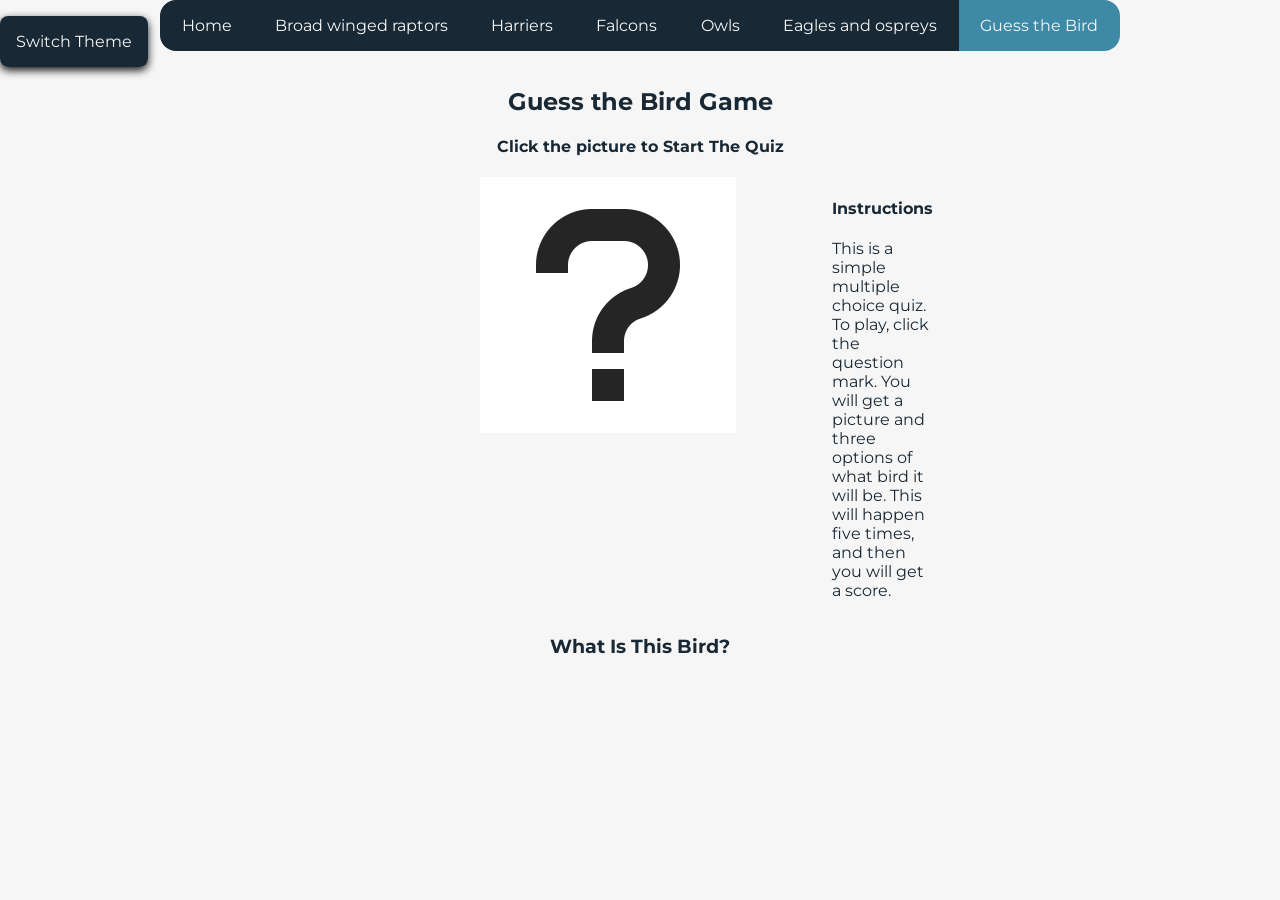
<file: game.html>
<!doctype html>
<html>
    <head>
        <link href="css/main.css" rel="stylesheet" />
        <link
            href="https://fonts.googleapis.com/css?family=Montserrat"
            rel="stylesheet"
        />
        <script src="js/theme.js" defer></script>
        <script src="js/game.js" defer></script>
        <title>UK Birds Of Prey - Guess the Bird</title>
    </head>
    <body>
        <a href="#" id="theme-toggle">Switch Theme</a>
        <section class="navbar">
            <ul>
                <li><a href="index.html">Home</a></li>
                <li>
                    <a href="buzzards-and-hawks.html">Broad winged raptors</a>
                </li>
                <li><a href="harriers.html">Harriers</a></li>
                <li><a href="falcons.html">Falcons</a></li>
                <li><a href="owls.html">Owls</a></li>
                <li><a href="eagles.html">Eagles and ospreys</a></li>
                <li><a class="active" href="game.html">Guess the Bird</a></li>
            </ul>
        </section>
        <section class="bird">
            <h1>Guess the Bird Game</h1>
            <section class="quizheadline">
                <h4>Click the picture to Start The Quiz</h4>
                <section class="together">
                    <a href="#" id="start-quiz"
                        ><img src="img/game-link.jpg"
                    /></a>
                    <section class="intstructions">
                        <h4>Instructions</h4>
                        <p>
                            This is a simple multiple choice quiz. To play,
                            click the question mark. You will get a picture and
                            three options of what bird it will be. This will
                            happen five times, and then you will get a score.
                        </p>
                    </section>
                </section>
                <template id="questions">
                    <fieldset disabled>
                        <img class="quiz-img" />
                        <p>
                            <input type="button" class="a" value="a1" />
                            <input type="button" class="a" value="a2" />
                            <input type="button" class="a" value="a3" />
                        </p>
                    </fieldset>
                </template>
                <section class="quiz">
                    <h3>What Is This Bird?</h3>
                    <form id="quiz"></form>
                    <section class="t_response hidden" id="good">
                        <p>
                            Great Job! Your score was
                            <label id="score_good"></label> out of 5. Click the
                            button below if you would like to try again!
                            <a href="game.html">Try again</a>
                        </p>
                    </section>
                    <section class="t_response hidden" id="bad">
                        <p>
                            Nice try! Your score was
                            <label id="score_bad"></label> out of 5. It looks
                            like you need to revise a bit more, so click this
                            button to see my other pages.
                            <a href="index.html"> Revision</a>
                        </p>
                    </section>
                </section>
            </section>
        </section>
    </body>
</html>
</file>
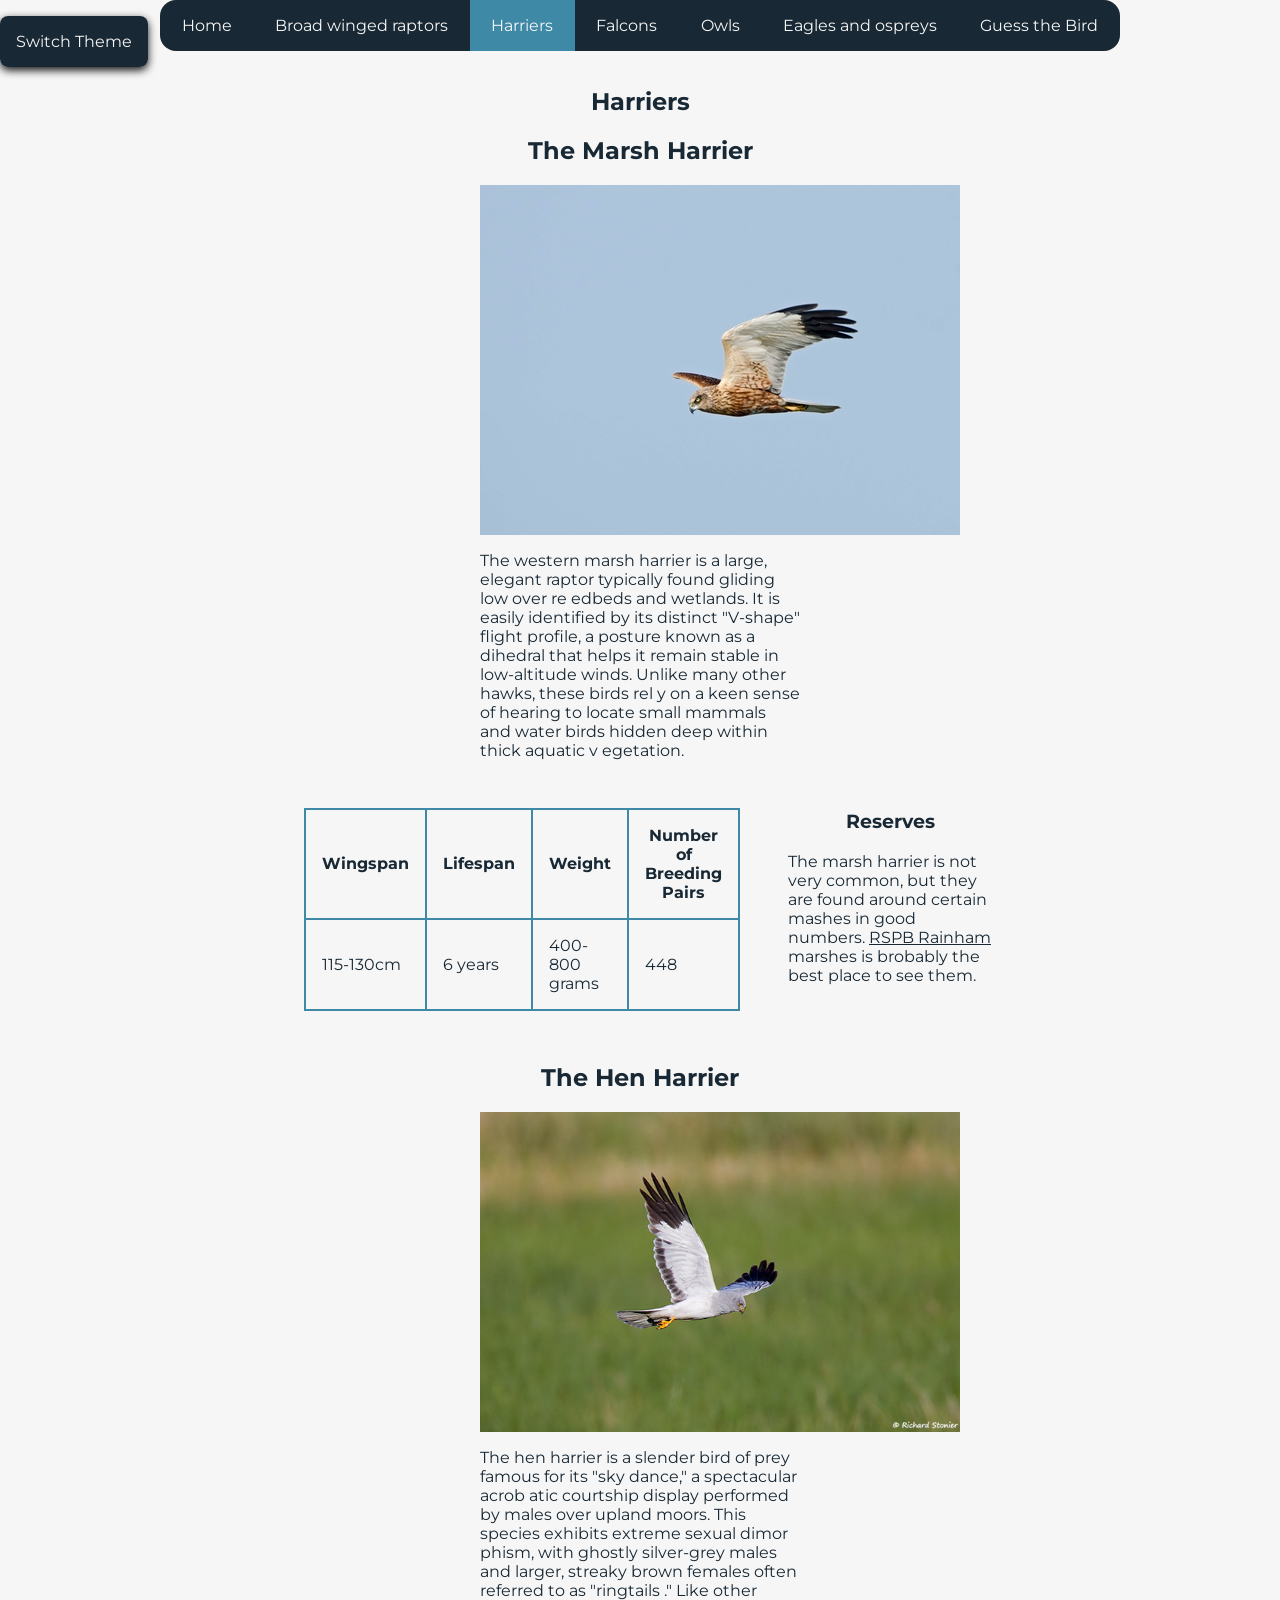
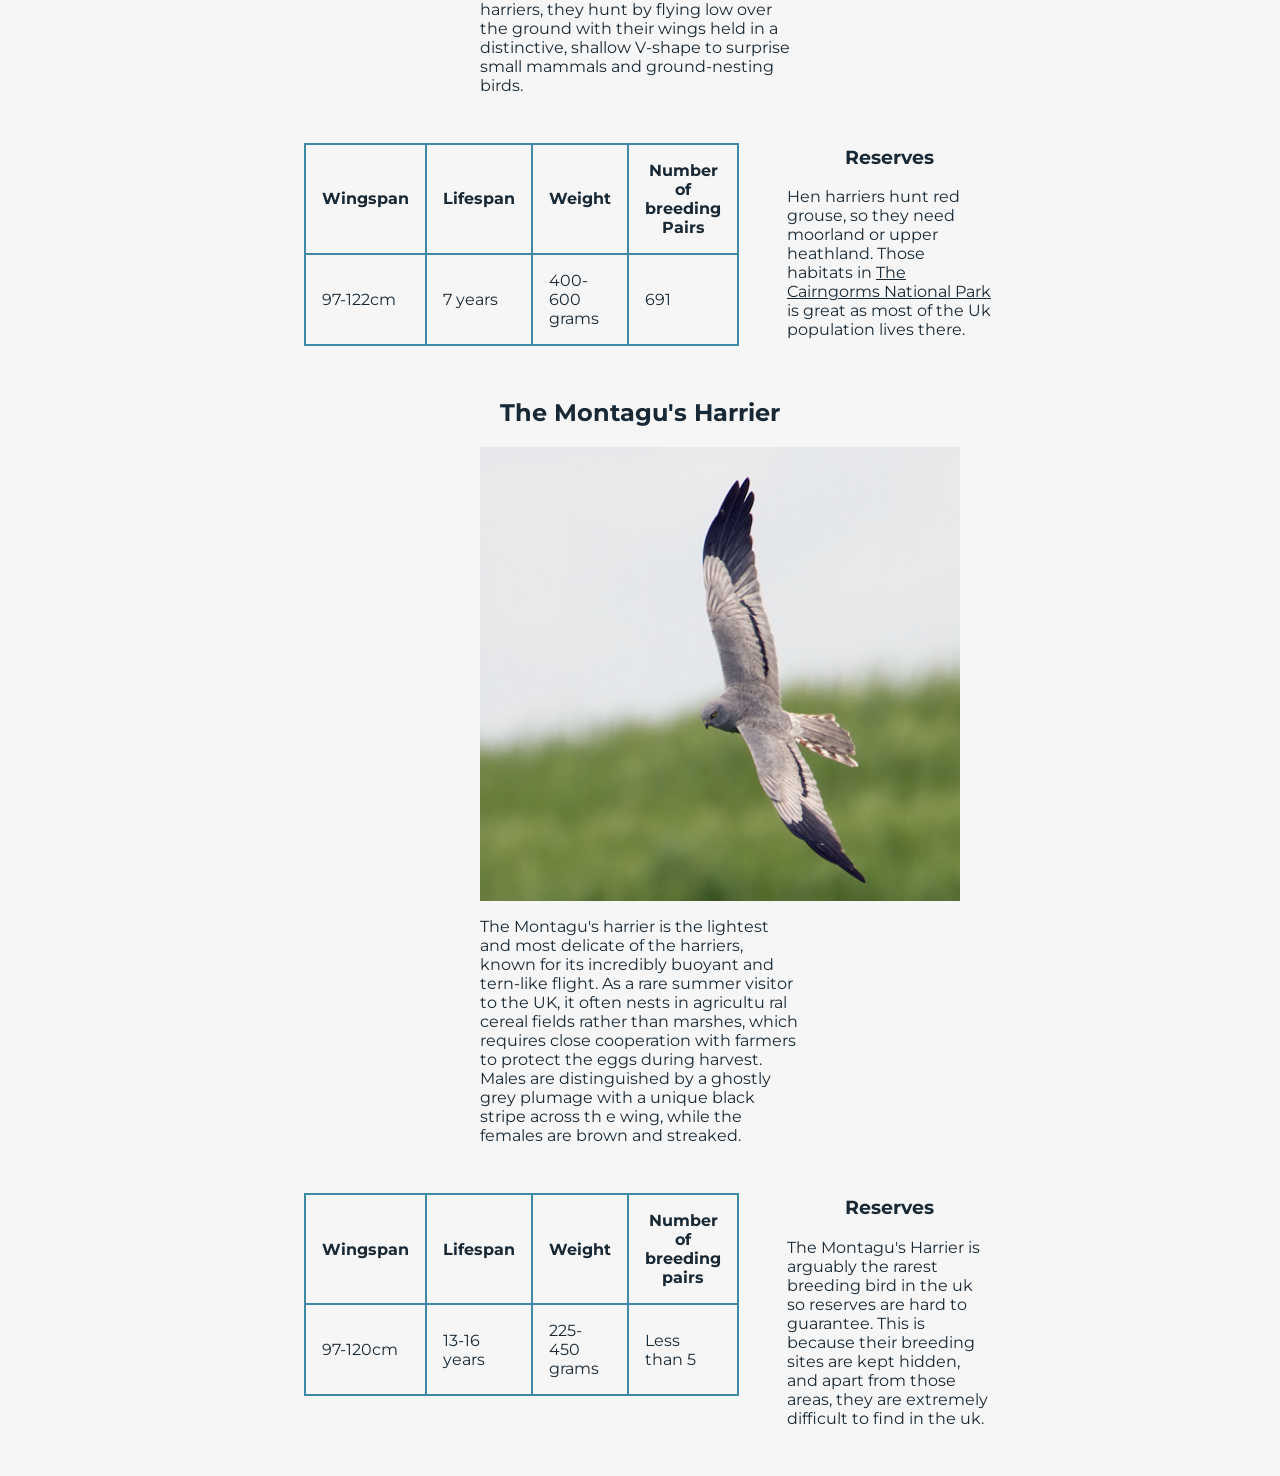
<file: harriers.html>
<!doctype html>
<html>
    <head>
        <link href="css/main.css" rel="stylesheet" />
        <link
            href="https://fonts.googleapis.com/css?family=Montserrat"
            rel="stylesheet"
        />
        <script src="js/theme.js" defer></script>
        <title>UK Birds Of Prey - Harriers</title>
    </head>
    <body>
        <a href="#" id="theme-toggle">Switch Theme</a>
        <section class="navbar">
            <ul>
                <li><a href="index.html">Home</a></li>
                <li>
                    <a href="buzzards-and-hawks.html">Broad winged raptors</a>
                </li>
                <li><a class="active" href="harriers.html">Harriers</a></li>
                <li><a href="falcons.html">Falcons</a></li>
                <li><a href="owls.html">Owls</a></li>
                <li><a href="eagles.html">Eagles and ospreys</a></li>
                <li><a href="game.html">Guess the Bird</a></li>
            </ul>
        </section>
        <section class="bird">
            <h1>Harriers</h1>
            <section class="marsh">
                <h2>The Marsh Harrier</h2>
                <section class="headline">
                    <img src="img/marsh.jpg" />
                    <p class="d_marsh">
                        The western marsh harrier is a large, elegant raptor
                        typically found gliding low over re edbeds and wetlands.
                        It is easily identified by its distinct "V-shape" flight
                        profile, a posture known as a dihedral that helps it
                        remain stable in low-altitude winds. Unlike many other
                        hawks, these birds rel y on a keen sense of hearing to
                        locate small mammals and water birds hidden deep within
                        thick aquatic v egetation.
                    </p>
                </section>
                <section class="together">
                    <section class="stats">
                        <table class="s_marsh">
                            <tr>
                                <th>Wingspan</th>
                                <th>Lifespan</th>
                                <th>Weight</th>
                                <th>Number of Breeding Pairs</th>
                            </tr>
                            <tr>
                                <td>115-130cm</td>
                                <td>6 years</td>
                                <td>400-800 grams</td>
                                <td>448</td>
                            </tr>
                        </table>
                    </section>
                    <section class="reserves">
                        <h3>Reserves</h3>
                        <p class="r_marsh">
                            The marsh harrier is not very common, but they are
                            found around certain mashes in good numbers.
                            <a
                                href="https://www.rspb.org.uk/days-out/reserves/rainham-marshes"
                                >RSPB Rainham</a
                            >
                            marshes is brobably the best place to see them.
                        </p>
                    </section>
                </section>
            </section>
            <section class="hen">
                <h2>The Hen Harrier</h2>
                <section class="headline">
                    <img src="img/hen.jpg" />
                    <p class="d_hen">
                        The hen harrier is a slender bird of prey famous for its
                        "sky dance," a spectacular acrob atic courtship display
                        performed by males over upland moors. This species
                        exhibits extreme sexual dimor phism, with ghostly
                        silver-grey males and larger, streaky brown females
                        often referred to as "ringtails ." Like other harriers,
                        they hunt by flying low over the ground with their wings
                        held in a distinctive, shallow V-shape to surprise small
                        mammals and ground-nesting birds.
                    </p>
                </section>
                <section class="together">
                    <section class="stats">
                        <table class="s_hen">
                            <tr>
                                <th>Wingspan</th>
                                <th>Lifespan</th>
                                <th>Weight</th>
                                <th>Number of breeding Pairs</th>
                            </tr>
                            <tr>
                                <td>97-122cm</td>
                                <td>7 years</td>
                                <td>400-600 grams</td>
                                <td>691</td>
                            </tr>
                        </table>
                    </section>
                    <section class="reserves">
                        <h3>Reserves</h3>
                        <p class="r_hen">
                            Hen harriers hunt red grouse, so they need moorland
                            or upper heathland. Those habitats in
                            <a href="https://www.visitcairngorms.com/"
                                >The Cairngorms National Park</a
                            >
                            is great as most of the Uk population lives there.
                        </p>
                    </section>
                </section>
            </section>
            <section class="montagu">
                <h2>The Montagu's Harrier</h2>
                <section class="headline">
                    <img src="img/montagu.jpg" />
                    <p class="d_montagu">
                        The Montagu's harrier is the lightest and most delicate
                        of the harriers, known for its incredibly buoyant and
                        tern-like flight. As a rare summer visitor to the UK, it
                        often nests in agricultu ral cereal fields rather than
                        marshes, which requires close cooperation with farmers
                        to protect the eggs during harvest. Males are
                        distinguished by a ghostly grey plumage with a unique
                        black stripe across th e wing, while the females are
                        brown and streaked.
                    </p>
                </section>
                <section class="together">
                    <section class="stats">
                        <table class="s_montagu">
                            <tr>
                                <th>Wingspan</th>
                                <th>Lifespan</th>
                                <th>Weight</th>
                                <th>Number of breeding pairs</th>
                            </tr>
                            <tr>
                                <td>97-120cm</td>
                                <td>13-16 years</td>
                                <td>225-450 grams</td>
                                <td>Less than 5</td>
                            </tr>
                        </table>
                    </section>
                    <section class="reserves">
                        <h3>Reserves</h3>
                        <p class="r_montagu">
                            The Montagu's Harrier is arguably the rarest
                            breeding bird in the uk so reserves are hard to
                            guarantee. This is because their breeding sites are
                            kept hidden, and apart from those areas, they are
                            extremely difficult to find in the uk.
                        </p>
                    </section>
                </section>
            </section>
        </section>
    </body>
</html>
</file>
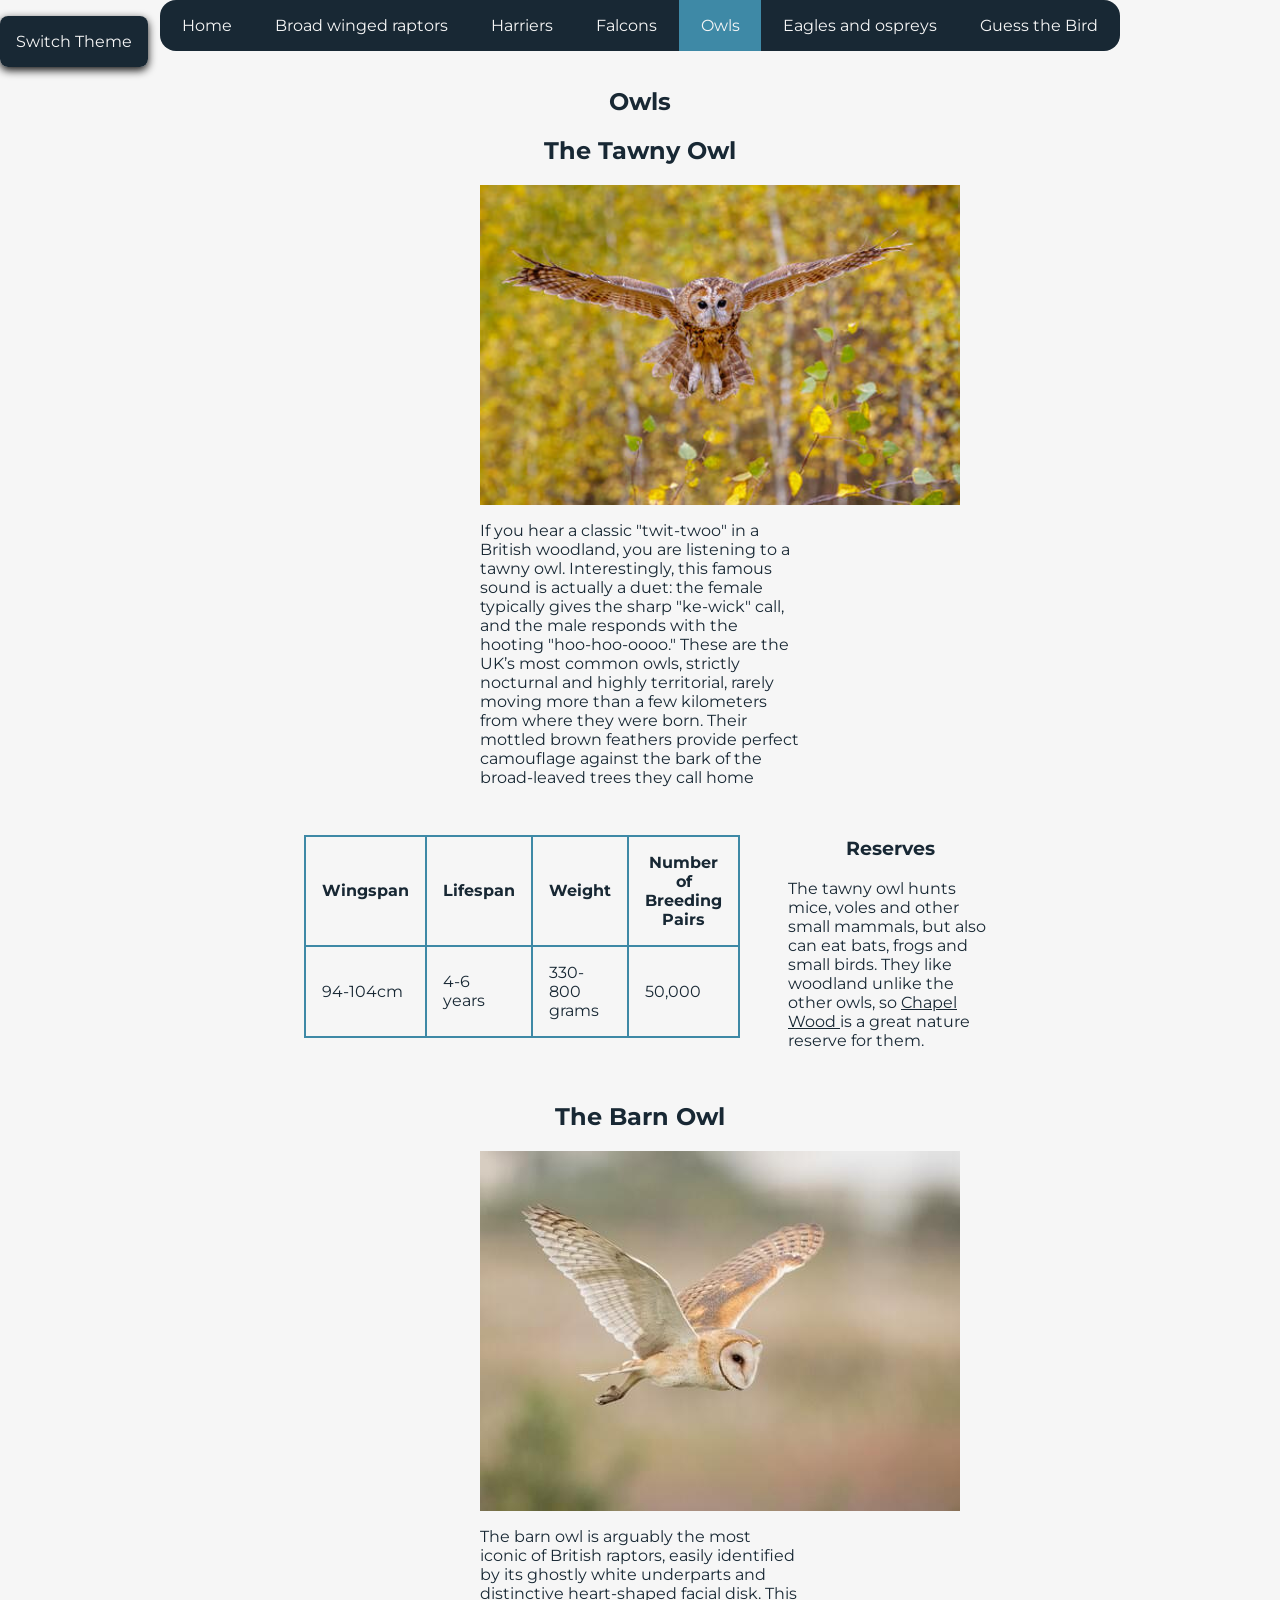
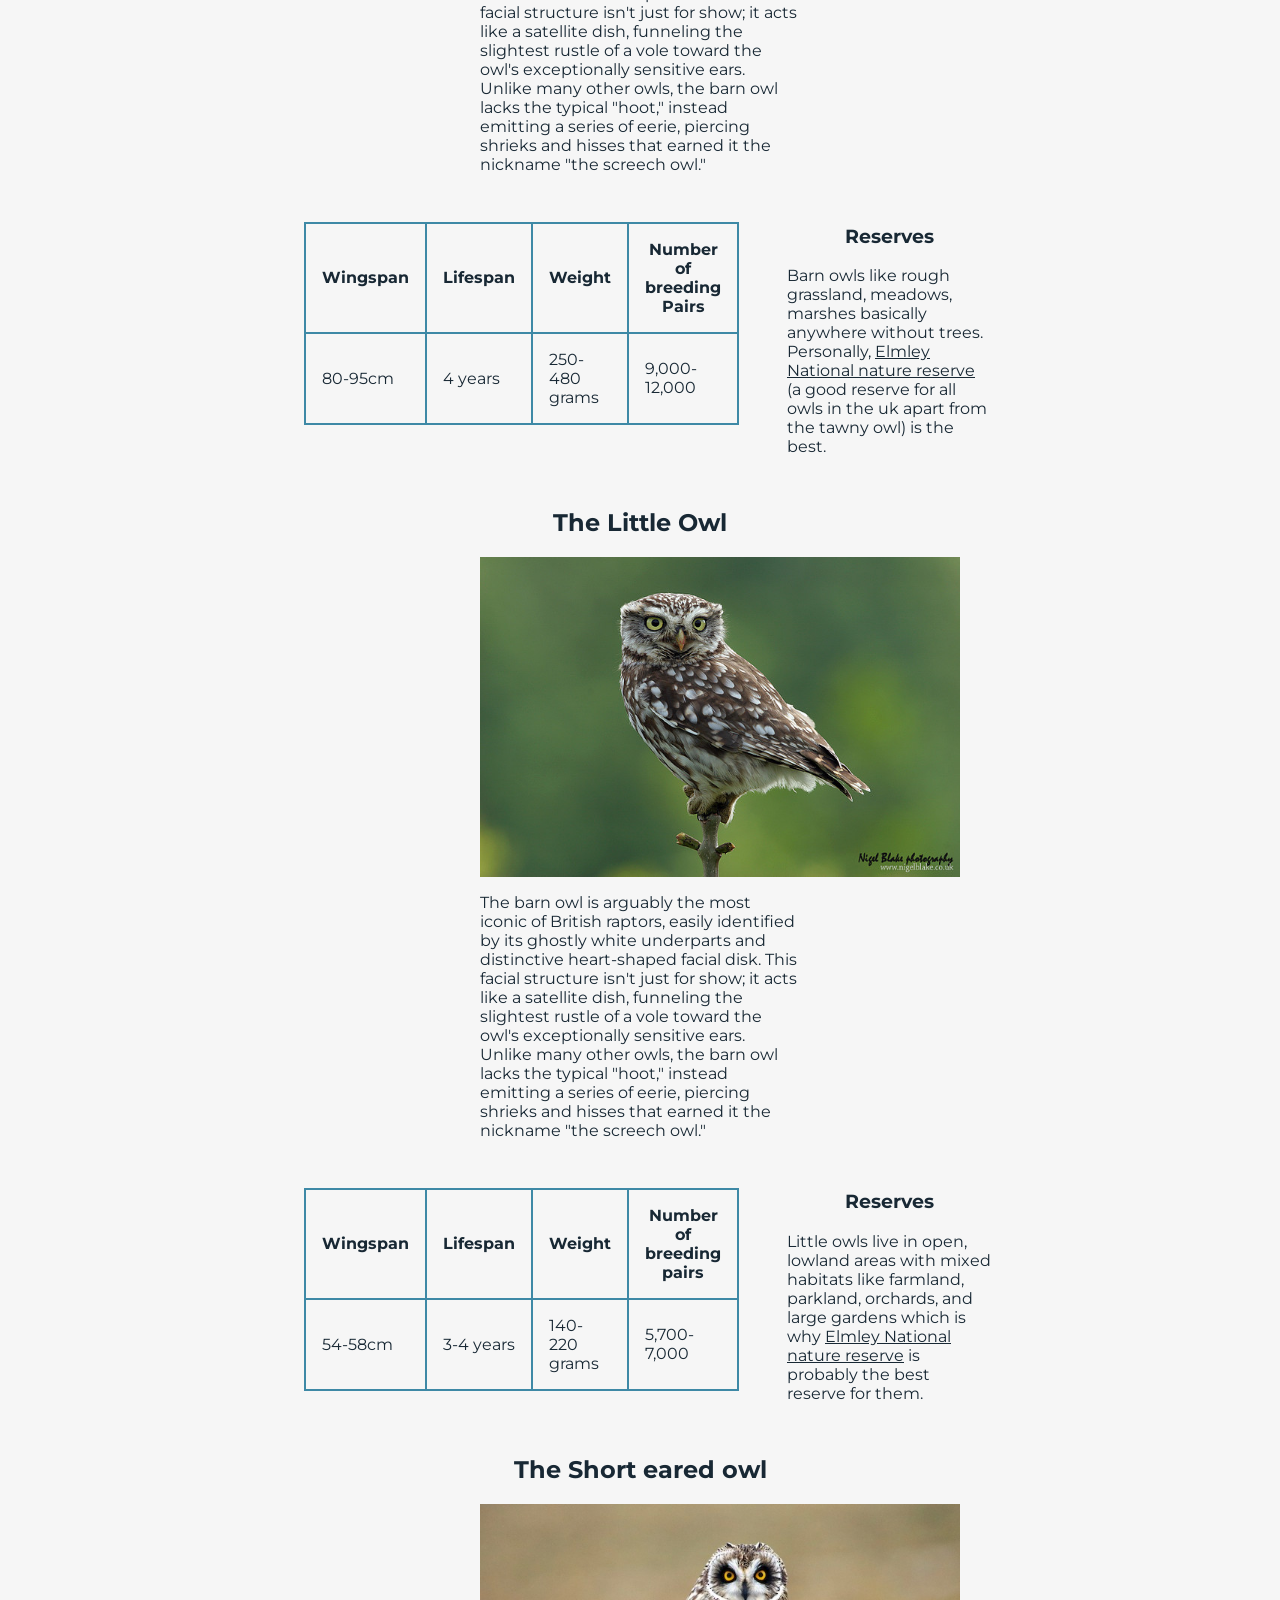
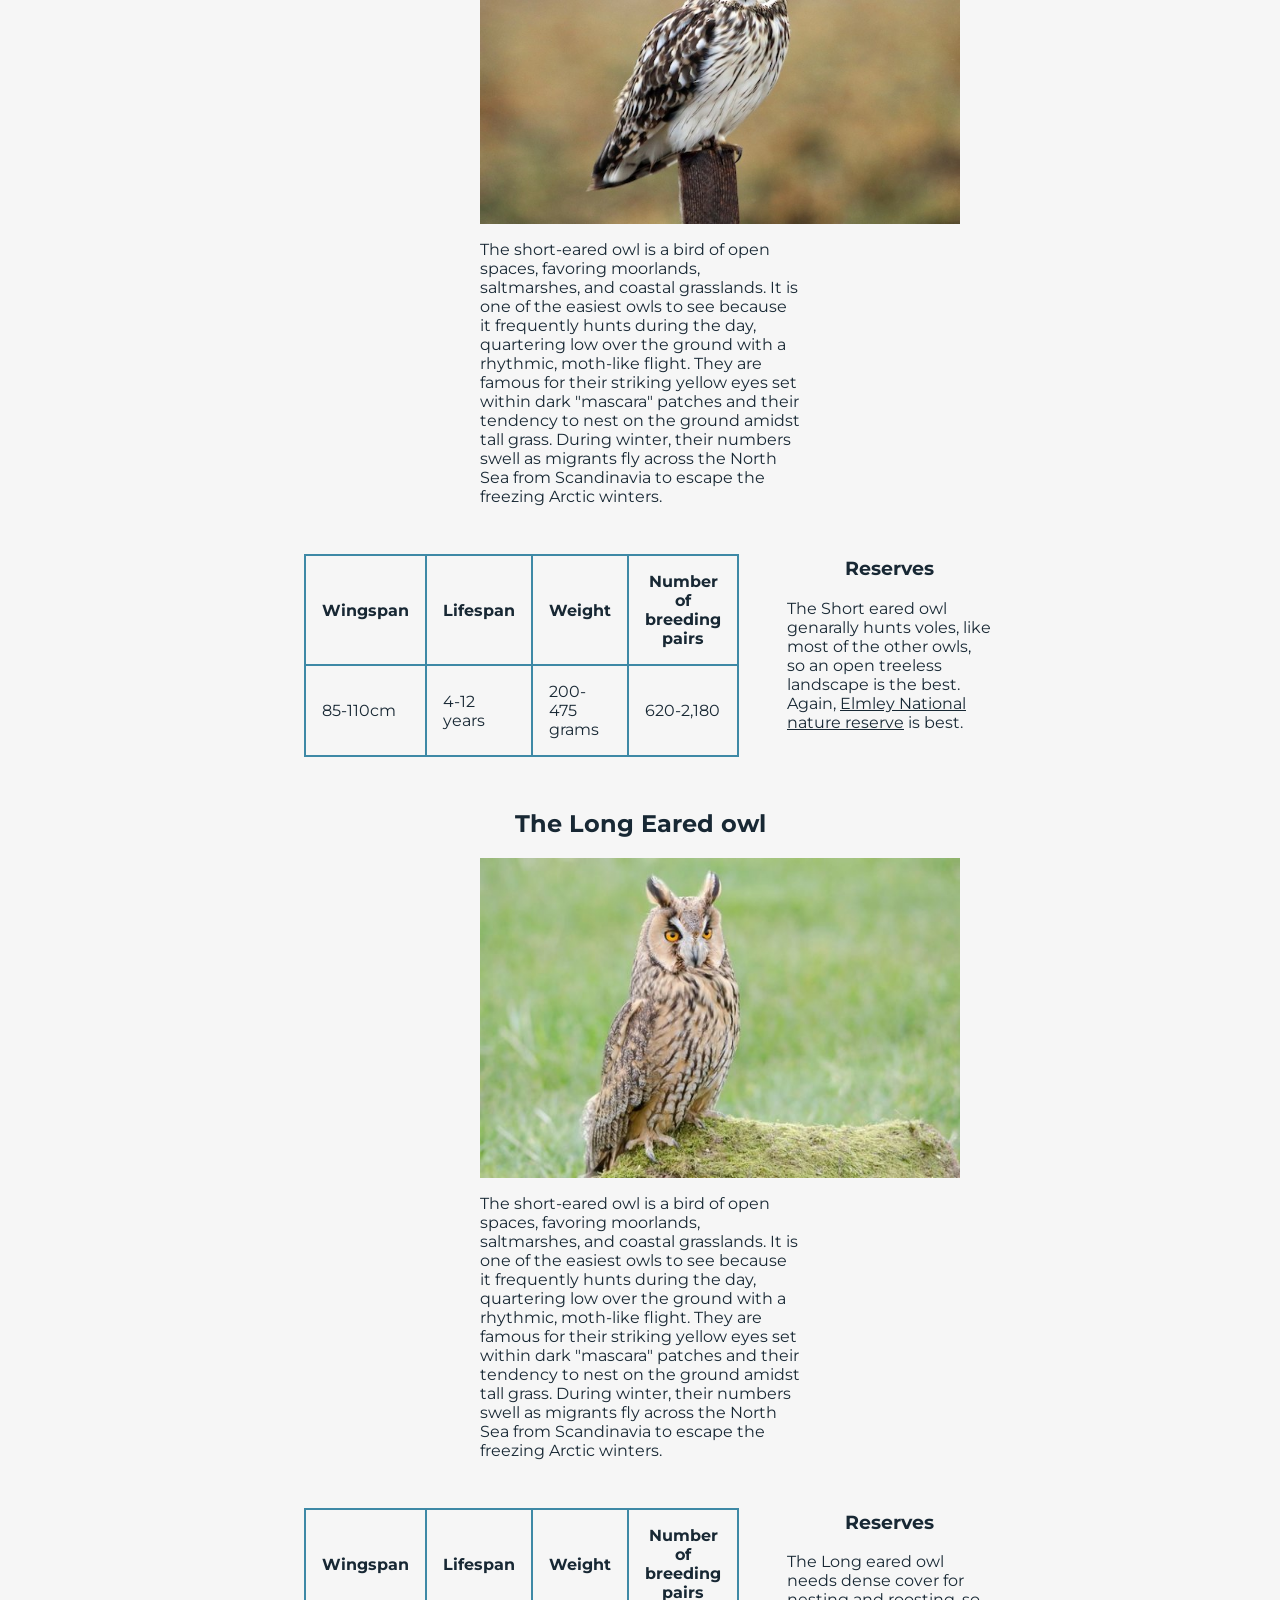
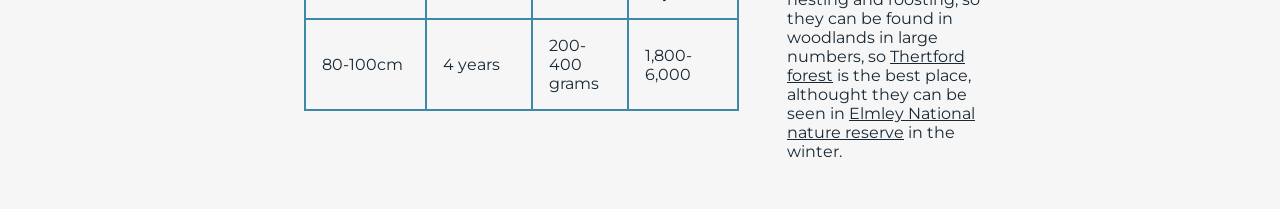
<file: owls.html>
<!doctype html>
<html>
    <head>
        <link href="css/main.css" rel="stylesheet" />
        <link
            href="https://fonts.googleapis.com/css?family=Montserrat"
            rel="stylesheet"
        />
        <script src="js/theme.js" defer></script>
        <title>UK Birds Of Prey - Owls</title>
    </head>
    <body>
        <a href="#" id="theme-toggle">Switch Theme</a>
        <section class="navbar">
            <ul>
                <li><a href="index.html">Home</a></li>
                <li>
                    <a href="buzzards-and-hawks.html">Broad winged raptors</a>
                </li>
                <li><a href="harriers.html">Harriers</a></li>
                <li><a href="falcons.html">Falcons</a></li>
                <li><a class="active" href="owls.html">Owls</a></li>
                <li><a href="eagles.html">Eagles and ospreys</a></li>
                <li><a href="game.html">Guess the Bird</a></li>
            </ul>
        </section>
        <section class="bird">
            <h1>Owls</h1>
            <section class="tawny">
                <section class="headline">
                    <h2>The Tawny Owl</h2>
                    <img src="img/tawny.jpg" />
                    <p class="d_tawny">
                        If you hear a classic "twit-twoo" in a British woodland,
                        you are listening to a tawny owl. Interestingly, this
                        famous sound is actually a duet: the female typically
                        gives the sharp "ke-wick" call, and the male responds
                        with the hooting "hoo-hoo-oooo." These are the UK’s most
                        common owls, strictly nocturnal and highly territorial,
                        rarely moving more than a few kilometers from where they
                        were born. Their mottled brown feathers provide perfect
                        camouflage against the bark of the broad-leaved trees
                        they call home
                    </p>
                </section>
                <section class="together">
                    <section class="stats">
                        <table class="s_tawny">
                            <tr>
                                <th>Wingspan</th>
                                <th>Lifespan</th>
                                <th>Weight</th>
                                <th>Number of Breeding Pairs</th>
                            </tr>
                            <tr>
                                <td>94-104cm</td>
                                <td>4-6 years</td>
                                <td>330-800 grams</td>
                                <td>50,000</td>
                            </tr>
                        </table>
                    </section>
                    <section class="reserves">
                        <h3>Reserves</h3>
                        <p class="r_tawny">
                            The tawny owl hunts mice, voles and other small
                            mammals, but also can eat bats, frogs and small
                            birds. They like woodland unlike the other owls, so
                            <a
                                href="https://www.rspb.org.uk/days-out/reserves/chapel-wood"
                                >Chapel Wood </a
                            >is a great nature reserve for them.
                        </p>
                    </section>
                </section>
            </section>
            <section class="barn">
                <h2>The Barn Owl</h2>
                <section class="headline">
                    <img src="img/barn.jpg" />
                    <p class="d_barn">
                        The barn owl is arguably the most iconic of British
                        raptors, easily identified by its ghostly white
                        underparts and distinctive heart-shaped facial disk.
                        This facial structure isn't just for show; it acts like
                        a satellite dish, funneling the slightest rustle of a
                        vole toward the owl's exceptionally sensitive ears.
                        Unlike many other owls, the barn owl lacks the typical
                        "hoot," instead emitting a series of eerie, piercing
                        shrieks and hisses that earned it the nickname "the
                        screech owl."
                    </p>
                </section>
                <section class="together">
                    <section class="stats">
                        <table class="s_barn">
                            <tr>
                                <th>Wingspan</th>
                                <th>Lifespan</th>
                                <th>Weight</th>
                                <th>Number of breeding Pairs</th>
                            </tr>
                            <tr>
                                <td>80-95cm</td>
                                <td>4 years</td>
                                <td>250-480 grams</td>
                                <td>9,000-12,000</td>
                            </tr>
                        </table>
                    </section>
                    <section class="reserves">
                        <h3>Reserves</h3>
                        <p class="r_barn">
                            Barn owls like rough grassland, meadows, marshes
                            basically anywhere without trees. Personally,
                            <a href="https://www.elmleynaturereserve.co.uk/"
                                >Elmley National nature reserve</a
                            >
                            (a good reserve for all owls in the uk apart from
                            the tawny owl) is the best.
                        </p>
                    </section>
                </section>
            </section>
            <section class="Little">
                <h2>The Little Owl</h2>
                <section class="headline">
                    <img src="img/little.jpg" />
                    <p class="d_little">
                        The barn owl is arguably the most iconic of British
                        raptors, easily identified by its ghostly white
                        underparts and distinctive heart-shaped facial disk.
                        This facial structure isn't just for show; it acts like
                        a satellite dish, funneling the slightest rustle of a
                        vole toward the owl's exceptionally sensitive ears.
                        Unlike many other owls, the barn owl lacks the typical
                        "hoot," instead emitting a series of eerie, piercing
                        shrieks and hisses that earned it the nickname "the
                        screech owl."
                    </p>
                </section>
                <section class="together">
                    <section class="stats">
                        <table class="s_little">
                            <tr>
                                <th>Wingspan</th>
                                <th>Lifespan</th>
                                <th>Weight</th>
                                <th>Number of breeding pairs</th>
                            </tr>
                            <tr>
                                <td>54-58cm</td>
                                <td>3-4 years</td>
                                <td>140-220 grams</td>
                                <td>5,700-7,000</td>
                            </tr>
                        </table>
                    </section>
                    <section class="reserves">
                        <h3>Reserves</h3>
                        <p class="r_little">
                            Little owls live in open, lowland areas with mixed
                            habitats like farmland, parkland, orchards, and
                            large gardens which is why
                            <a href="https://www.elmleynaturereserve.co.uk/"
                                >Elmley National nature reserve</a
                            >
                            is probably the best reserve for them.
                        </p>
                    </section>
                </section>
            </section>
            <section class="seo">
                <h2>The Short eared owl</h2>
                <section class="headline">
                    <img src="img/seo.jpg" />
                    <p class="d_seo">
                        The short-eared owl is a bird of open spaces, favoring
                        moorlands, saltmarshes, and coastal grasslands. It is
                        one of the easiest owls to see because it frequently
                        hunts during the day, quartering low over the ground
                        with a rhythmic, moth-like flight. They are famous for
                        their striking yellow eyes set within dark "mascara"
                        patches and their tendency to nest on the ground amidst
                        tall grass. During winter, their numbers swell as
                        migrants fly across the North Sea from Scandinavia to
                        escape the freezing Arctic winters.
                    </p>
                </section>
                <section class="together">
                    <section class="stats">
                        <table class="s_seo">
                            <tr>
                                <th>Wingspan</th>
                                <th>Lifespan</th>
                                <th>Weight</th>
                                <th>Number of breeding pairs</th>
                            </tr>
                            <tr>
                                <td>85-110cm</td>
                                <td>4-12 years</td>
                                <td>200-475 grams</td>
                                <td>620-2,180</td>
                            </tr>
                        </table>
                    </section>
                    <section class="reserves">
                        <h3>Reserves</h3>
                        <p class="r_seo">
                            The Short eared owl genarally hunts voles, like most
                            of the other owls, so an open treeless landscape is
                            the best. Again,
                            <a href="https://www.elmleynaturereserve.co.uk/"
                                >Elmley National nature reserve</a
                            >
                            is best.
                        </p>
                    </section>
                </section>
            </section>
            <section class="leo">
                <h2>The Long Eared owl</h2>
                <section class="headline">
                    <img src="img/leo.jpg" />
                    <p class="d_seo">
                        The short-eared owl is a bird of open spaces, favoring
                        moorlands, saltmarshes, and coastal grasslands. It is
                        one of the easiest owls to see because it frequently
                        hunts during the day, quartering low over the ground
                        with a rhythmic, moth-like flight. They are famous for
                        their striking yellow eyes set within dark "mascara"
                        patches and their tendency to nest on the ground amidst
                        tall grass. During winter, their numbers swell as
                        migrants fly across the North Sea from Scandinavia to
                        escape the freezing Arctic winters.
                    </p>
                </section>
                <section class="together">
                    <section class="stats">
                        <table class="s_leo">
                            <tr>
                                <th>Wingspan</th>
                                <th>Lifespan</th>
                                <th>Weight</th>
                                <th>Number of breeding pairs</th>
                            </tr>
                            <tr>
                                <td>80-100cm</td>
                                <td>4 years</td>
                                <td>200-400 grams</td>
                                <td>1,800-6,000</td>
                            </tr>
                        </table>
                    </section>
                    <section class="reserves">
                        <h3>Reserves</h3>
                        <p class="r_leo">
                            The Long eared owl needs dense cover for nesting and
                            roosting, so they can be found in woodlands in large
                            numbers, so
                            <a
                                href="https://www.forestryengland.uk/thetford-forest"
                                >Thertford forest</a
                            >
                            is the best place, althought they can be seen in
                            <a href="https://www.elmleynaturereserve.co.uk/"
                                >Elmley National nature reserve</a
                            >
                            in the winter.
                        </p>
                    </section>
                </section>
            </section>
        </section>
    </body>
</html>
</file>
<file: css/main.css>
:root {
    --theme-ink: #182834;
    --theme-paper: #f6f6f6;
    --theme-paper-alt: #efefef;
    --theme-accent: #3e89a6;
    --theme-contrast-bg: #111111;
}

body.dark-mode {
    --theme-ink: #f6f6f6;
    --theme-paper: #182834;
    --theme-paper-alt: #111111;
    --theme-accent: #3e89a6;
    --theme-contrast-bg: #d9d9d9;
}

body, a {
    color: var(--tc);
    background-color: var(--bc);
}
section:not(.navbar) {
    background-color: var(--bc);
}
:root {
    & section.transparent,
    & section.navbar,
    & section.navbar>ul {
        --tc: var(--theme-ink);
        --bc: transparent;
    }

    & section.lightest,
    & section.links img {
        --tc: var(--theme-ink);
        --bc: var(--theme-paper-alt);
    }

    & section.light,
    body {
        --tc: var(--theme-ink);
        --bc: var(--theme-paper);
    }

    & section.lightmedium,
    & a.active {
        --tc: var(--theme-paper);
        --bc: var(--theme-accent);
    }

    & section.darkmedium {
        --tc: var(--theme-ink);
        --bc: var(--theme-accent);
    }

    & section.dark,
    & ul li a {
        --tc: var(--theme-paper);
        --bc: var(--theme-ink);
    }

    & section.darkest,
    & ul li a:hover:not(.active) {
        --tc: var(--theme-paper);
        --bc: var(--theme-contrast-bg);
    }

}

#theme-toggle {
    position: fixed
    top: 0.5em;
    padding: 1em 1em;
    background-color: var(--theme-ink);
    color: var(--theme-paper);
    text-decoration: none;
    border-radius: 0.5em;
    box-shadow: 0 0.2em 0.5em var(--theme-contrast-bg);
}

body {
    font-family: "Montserrat", sans-serif;
}
body {
    margin: 0;
    padding: 0;
}
h1,
h2,
h3,
h4,
h5,
h6 {
    text-align: center;
}
ul {
    list-style-type: none;
    margin: 0;
    padding: 0;
    display: flex;
}

ul li {
    flex: auto;
}

ul li:first-child a {
    border-radius: 1em 0 0 1em;
}

ul li:last-child a {
    border-radius: 0 1em 1em 0;
}

ul li a {
    display: block;
    text-align: center;
    padding: 1em;
    text-decoration: none;
}
body {
    padding-top: 2em;
}
section.bird {
    padding: 1em;
    margin-left: 20%;
    margin-right: 20%;
}
section.bird td,
section.bird th {
	padding: 1em;
	border: solid 2px var(--theme-accent);
}

section.home_image {
    margin-bottom: 4em;
}


section.links {
    margin-top: 4em;
    padding: 1em;
}

section.links -img {
    justify-content: center;
    align-items: center;
    display: flex;
    padding-top: 20%;
}
section.links img {
    transition: transform 0.2s;
    width: 27em;
    height: 20em;
    margin: 0 auto;
    border-radius: 10px;
}
section.links img:hover {
    transform: scale(1.25);
}
section.links {
    margin-left: 20%;
    margin-right: 20%;
}
section.headline {
    margin-left: 13em;
    margin-right: 13em;
}

section.headline img {
    width: 480px;
    margin-left: auto;
    margin-right: auto;
    display: flex;
}
section.stats {
    width: 30em;
    min-height: 1em;
    padding: 2em;
    flex: 50%;
}
section.reserves {
    width: 30em;
    min-height: 10em;
    padding: 1em;
    flex: 50%;
}
section.together {
    display: flex;
}
section.gallery {
    display: flex;
    flex-wrap: wrap;
}
section.card {
    flex: auto;
    padding: 1em;
}
section.bird table {
    border-collapse: collapse;
}
section.home_image img {
    width: 800px;
    margin-left: auto;
    margin-right: auto;
    display: flex;
}
section.navbar {
    inset: 0 0 auto 0;
    margin: 0 auto;
    width: 60em;
    height: 1em;
    position: fixed;
}
section.quiz img {
    max-width: 480px;
    max-height: 430px;
}

@keyframes fadein {
    from {
    opacity: 0;
    transform: scale(0.9);
    }
    to {
    opacity: 1;
    transform: scale(1);
    }
}

section.bird {
    animation: fadein 0.7s ease-out;
}
section.hidden {
    display: none;
}
section.show {
    display: block;
}
section.intstructions {
    margin-left: 30%;
    width: 40em;
}

form#quiz>fieldset {
    width: 30em;
    margin-left: auto;
    margin-right: auto;
}
section.quizheadline {
    margin-left: 13em;
    margin-right: 13em;
}
section.quizheadline img {
    margin-left: auto;
    margin-right: auto;
    display: flex;
}
</file>
